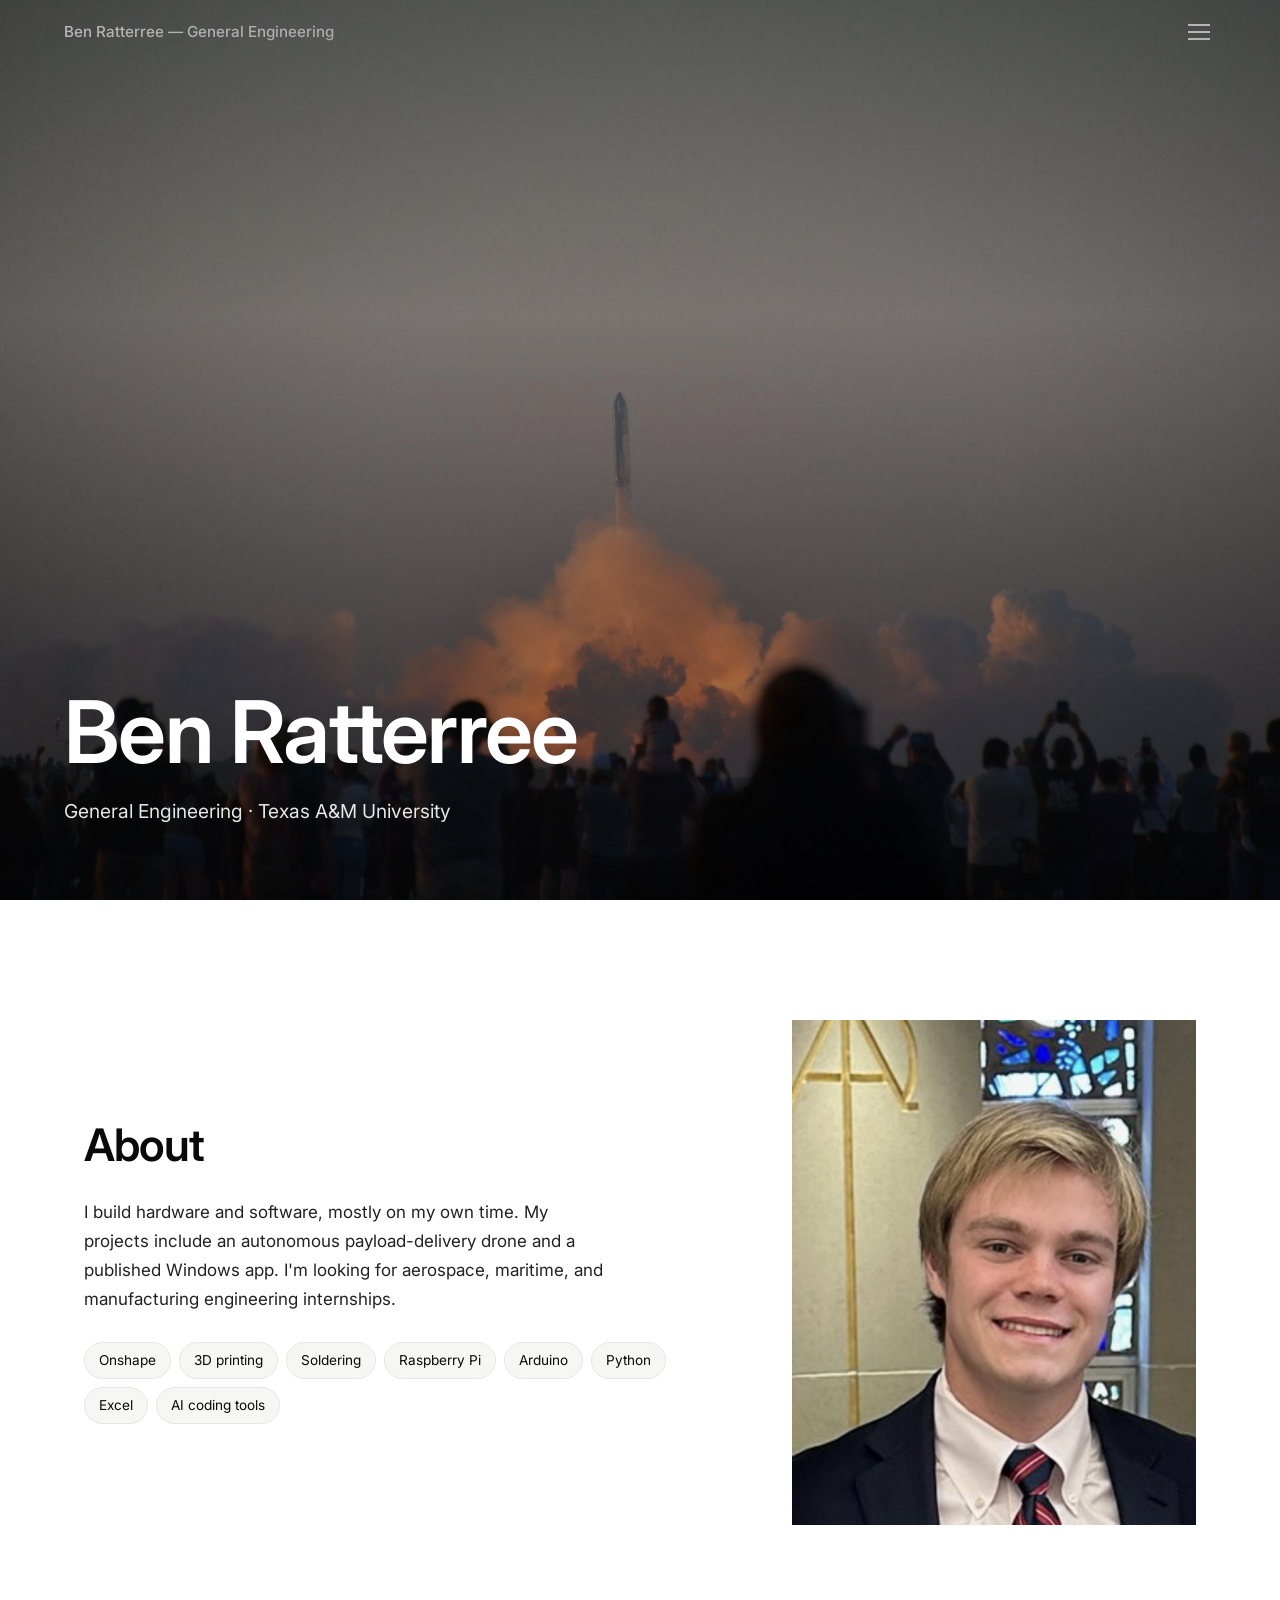
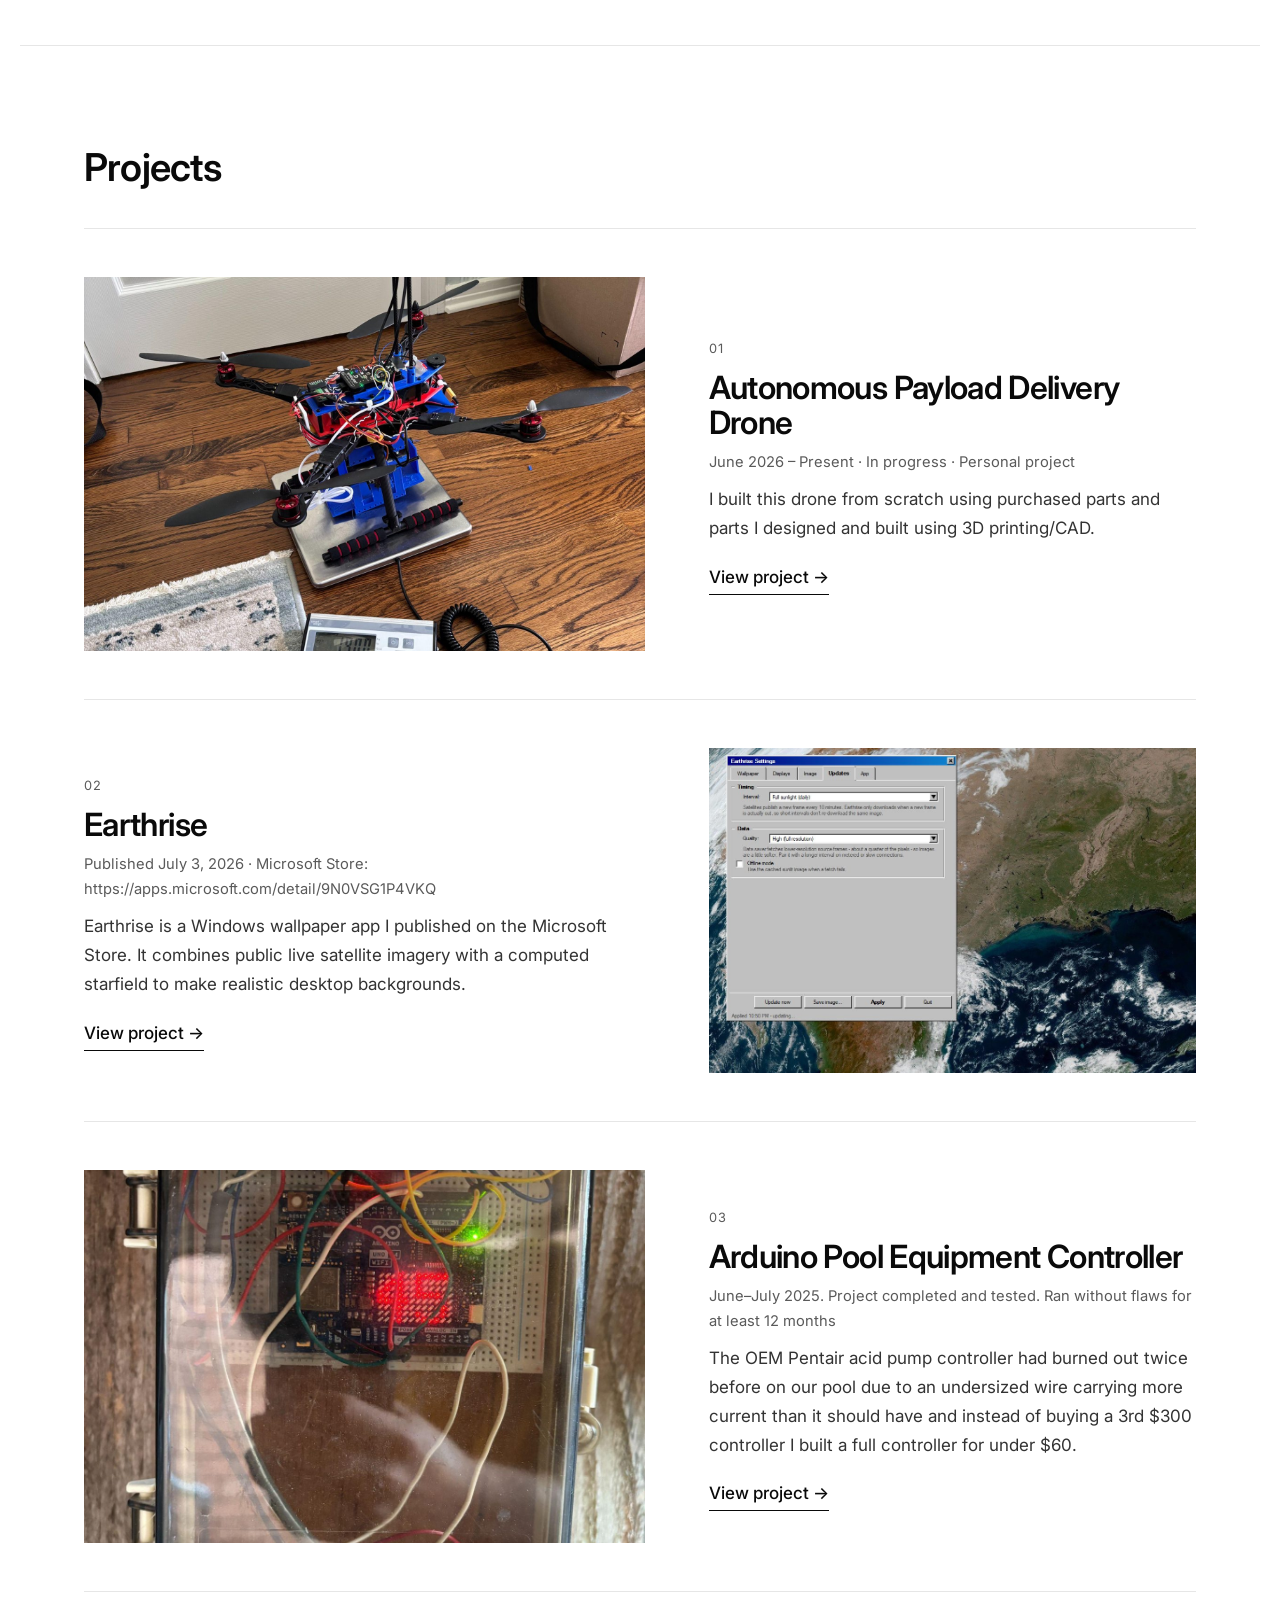
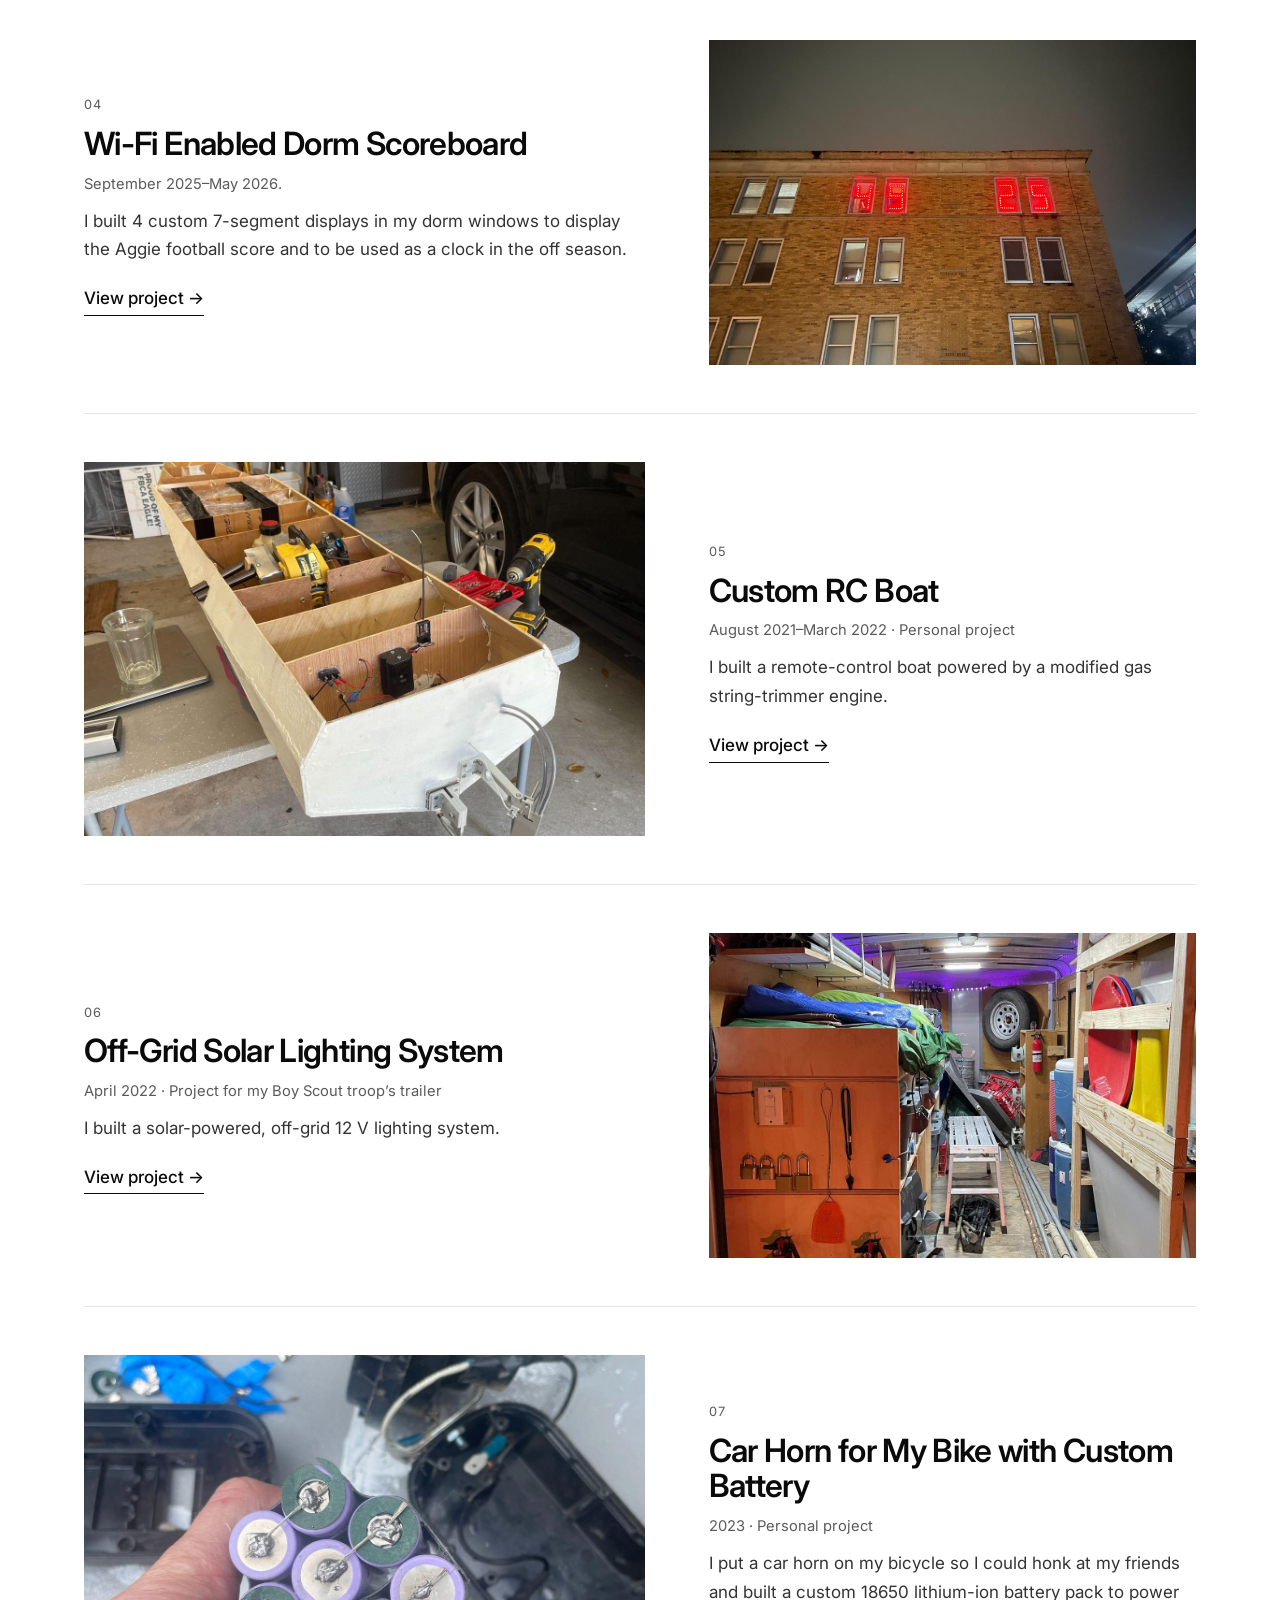
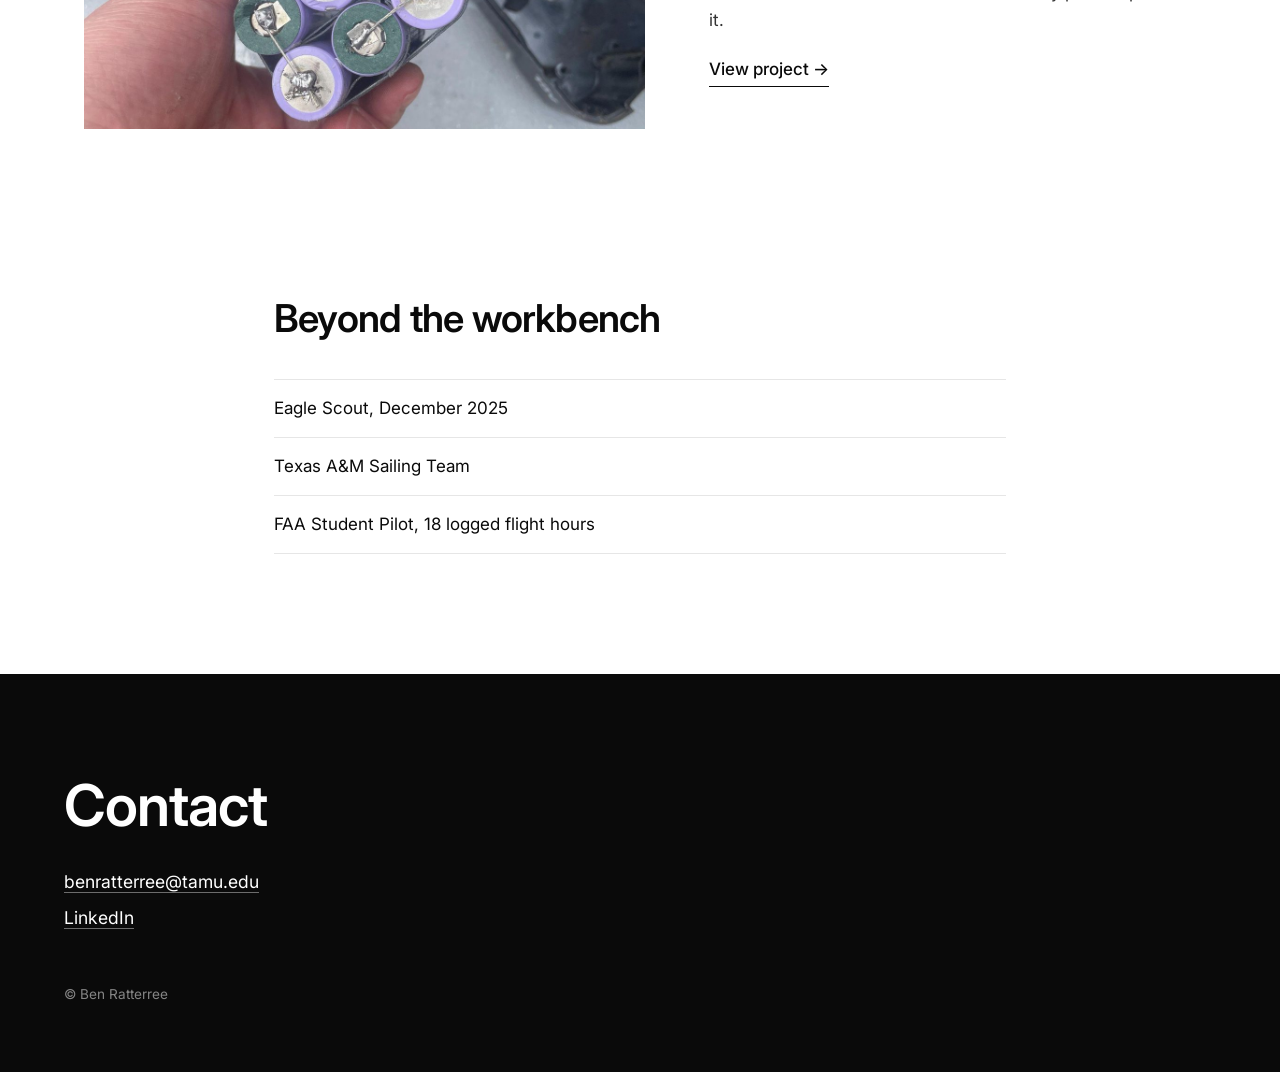
<file: index.html>
<!DOCTYPE html>
<html lang="en"><head><meta charset="utf-8"><meta name="viewport" content="width=device-width, initial-scale=1">
<title>Ben Ratterree | Engineering Portfolio</title><meta name="description" content="I build hardware and software, mostly on my own time. My projects include an autonomous payload-delivery drone and a published Windows app. I&#x27;m looking for aerospace, maritime, and manufacturing engineering internships."><link rel="preconnect" href="https://fonts.googleapis.com"><link rel="preconnect" href="https://fonts.gstatic.com" crossorigin><link href="https://fonts.googleapis.com/css2?family=Inter:wght@400;500;600;700&display=swap" rel="stylesheet">
<link rel="stylesheet" href="assets/style.css"></head>
<body>
<header class="topbar"><a class="brand" href="index.html">Ben Ratterree — General Engineering</a>
<button class="menu-btn" aria-label="Open menu" aria-expanded="false"><span></span><span></span><span></span></button></header>
<nav class="menu" aria-hidden="true"><button class="menu-close" aria-label="Close menu">&times;</button>
<a href="index.html">Home</a><a href="index.html#about">About</a><a href="index.html#projects">Projects</a><a href="index.html#contact">Contact</a></nav>
<main>
<section class="hero" style="background-image:url('media/site/background.jpg')"><div class="hero-txt">
<h1>Ben Ratterree</h1><p>General Engineering · Texas A&amp;M University</p></div></section>
<section id="about" class="about"><div class="about-txt reveal"><h2>About</h2>
<p>I build hardware and software, mostly on my own time. My projects include an autonomous payload-delivery drone and a published Windows app. I&#x27;m looking for aerospace, maritime, and manufacturing engineering internships.</p>
<ul class="chips"><li>Onshape</li><li>3D printing</li><li>Soldering</li><li>Raspberry Pi</li><li>Arduino</li><li>Python</li><li>Excel</li><li>AI coding tools</li></ul></div><img class="headshot reveal" src="media/site/headshot.jpg" alt="Ben Ratterree"></section>
<section id="projects" class="projects"><h2 class="sec reveal">Projects</h2><a class="prow reveal" href="projects/drone.html"><div class="pimg"><img src="media/drone/1.jpg" alt="Autonomous Payload Delivery Drone" loading="lazy"></div><div class="ptxt"><span class="num">01</span><h3>Autonomous Payload Delivery Drone</h3><p class="meta">June 2026 – Present · In progress · Personal project</p><p>I built this drone from scratch using purchased parts and parts I designed and built using 3D printing/CAD.</p><span class="more">View project <span aria-hidden="true">→</span></span></div></a><a class="prow reveal" href="projects/earthrise.html"><div class="pimg"><img src="media/earthrise/1.jpg" alt="Earthrise" loading="lazy"></div><div class="ptxt"><span class="num">02</span><h3>Earthrise</h3><p class="meta">Published July 3, 2026 · Microsoft Store: https://apps.microsoft.com/detail/9N0VSG1P4VKQ</p><p>Earthrise is a Windows wallpaper app I published on the Microsoft Store. It combines public live satellite imagery with a computed starfield to make realistic desktop backgrounds.</p><span class="more">View project <span aria-hidden="true">→</span></span></div></a><a class="prow reveal" href="projects/pool.html"><div class="pimg"><img src="media/pool/1.jpg" alt="Arduino Pool Equipment Controller" loading="lazy"></div><div class="ptxt"><span class="num">03</span><h3>Arduino Pool Equipment Controller</h3><p class="meta">June–July 2025. Project completed and tested. Ran without flaws for at least 12 months</p><p>The OEM Pentair acid pump controller had burned out twice before on our pool due to an undersized wire carrying more current than it should have and instead of buying a 3rd $300 controller I built a full controller for under $60.</p><span class="more">View project <span aria-hidden="true">→</span></span></div></a><a class="prow reveal" href="projects/scoreboard.html"><div class="pimg"><img src="media/scoreboard/1.jpg" alt="Wi-Fi Enabled Dorm Scoreboard" loading="lazy"></div><div class="ptxt"><span class="num">04</span><h3>Wi-Fi Enabled Dorm Scoreboard</h3><p class="meta">September 2025–May 2026.</p><p>I built 4 custom 7-segment displays in my dorm windows to display the Aggie football score and to be used as a clock in the off season.</p><span class="more">View project <span aria-hidden="true">→</span></span></div></a><a class="prow reveal" href="projects/boat.html"><div class="pimg"><img src="media/boat/1.jpg" alt="Custom RC Boat" loading="lazy"></div><div class="ptxt"><span class="num">05</span><h3>Custom RC Boat</h3><p class="meta">August 2021–March 2022 · Personal project</p><p>I built a remote-control boat powered by a modified gas string-trimmer engine.</p><span class="more">View project <span aria-hidden="true">→</span></span></div></a><a class="prow reveal" href="projects/solar.html"><div class="pimg"><img src="media/solar/1.jpg" alt="Off-Grid Solar Lighting System" loading="lazy"></div><div class="ptxt"><span class="num">06</span><h3>Off-Grid Solar Lighting System</h3><p class="meta">April 2022 · Project for my Boy Scout troop’s trailer</p><p>I built a solar-powered, off-grid 12 V lighting system.</p><span class="more">View project <span aria-hidden="true">→</span></span></div></a><a class="prow reveal" href="projects/bike.html"><div class="pimg"><img src="media/bike/1.jpg" alt="Car Horn for My Bike with Custom Battery" loading="lazy"></div><div class="ptxt"><span class="num">07</span><h3>Car Horn for My Bike with Custom Battery</h3><p class="meta">2023 · Personal project</p><p>I put a car horn on my bicycle so I could honk at my friends and built a custom 18650 lithium-ion battery pack to power it.</p><span class="more">View project <span aria-hidden="true">→</span></span></div></a></section>
<section class="also reveal"><h2 class="sec">Beyond the workbench</h2><ul class="rules"><li>Eagle Scout, December 2025</li><li>Texas A&amp;M Sailing Team</li><li>FAA Student Pilot, 18 logged flight hours</li></ul></section>
</main><footer id="contact"><div class="inner"><h2>Contact</h2>
<p><a href="mailto:benratterree@tamu.edu">benratterree@tamu.edu</a></p>
<p><a href="https://www.linkedin.com/in/ben-ratterree-34564028a/" target="_blank" rel="noopener">LinkedIn</a></p>
<p class="small">© Ben Ratterree</p></div></footer>
<script src="assets/site.js"></script></body></html>
</file>
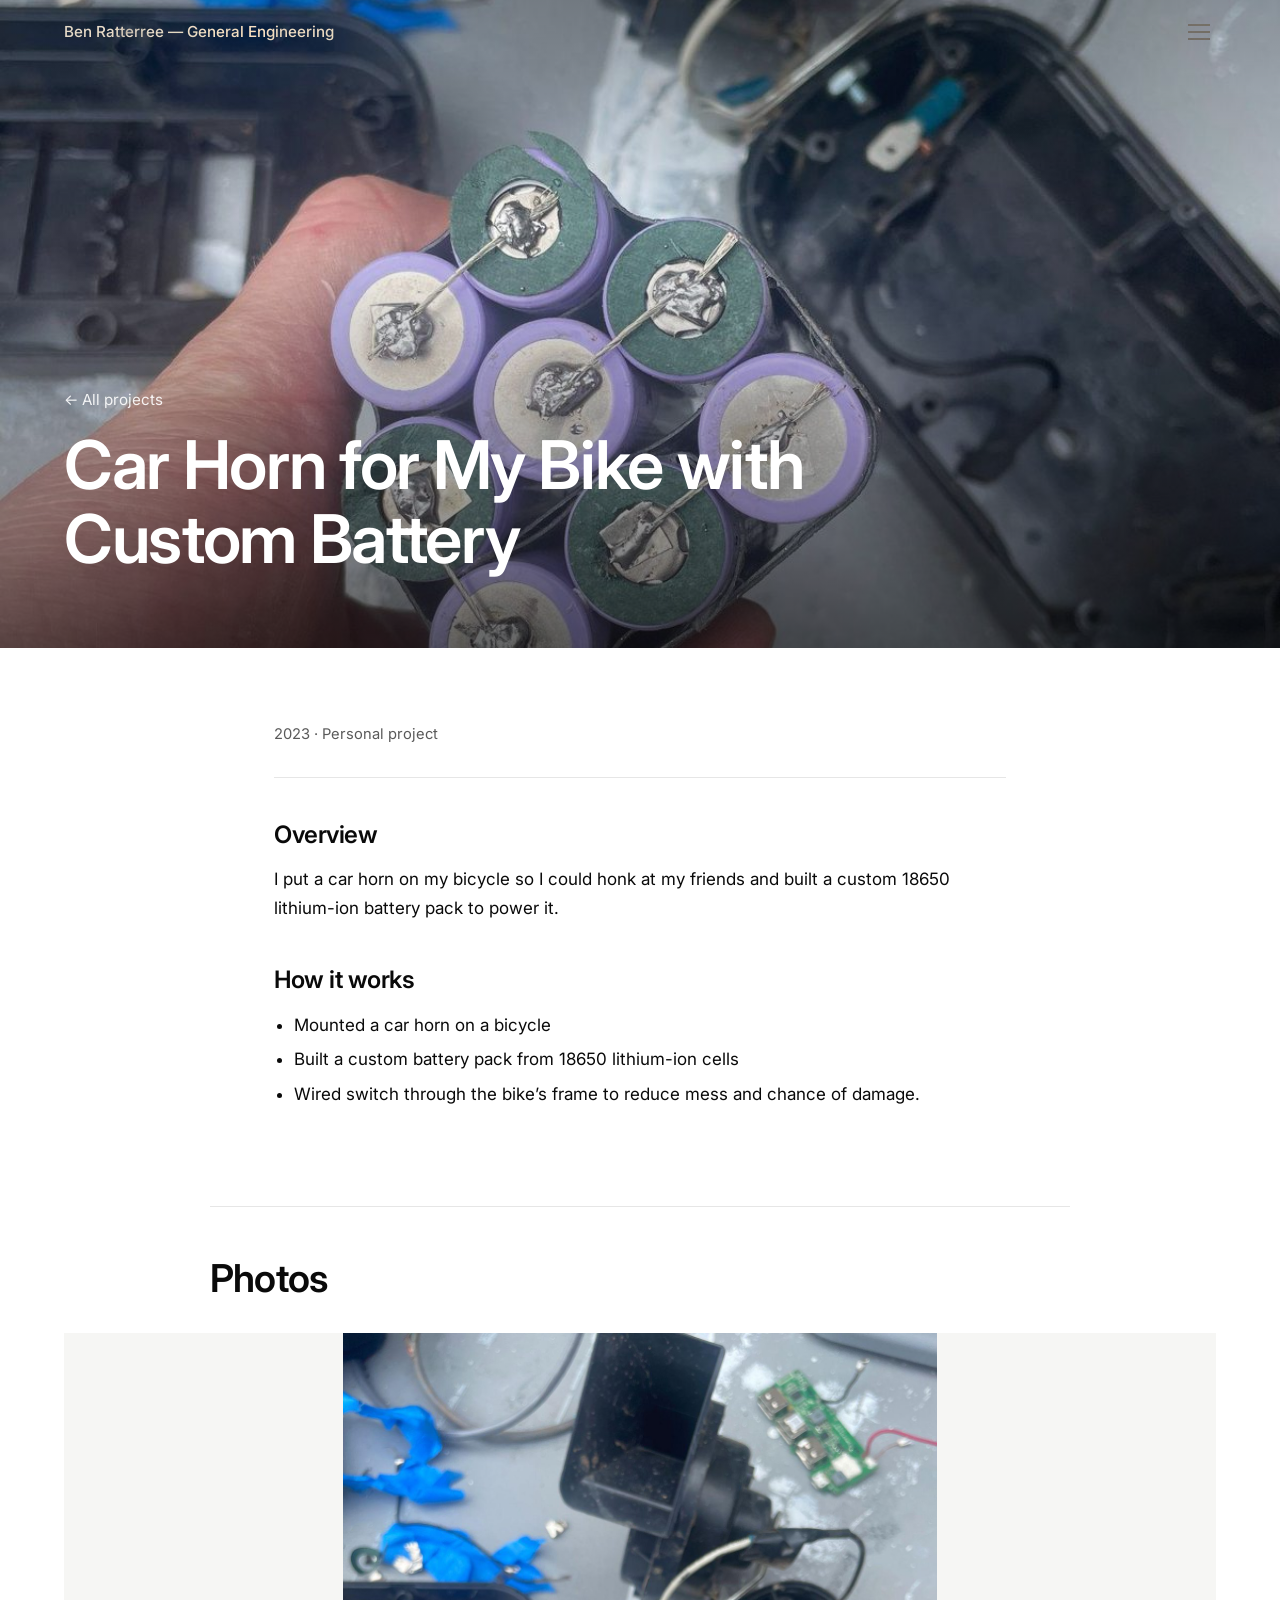
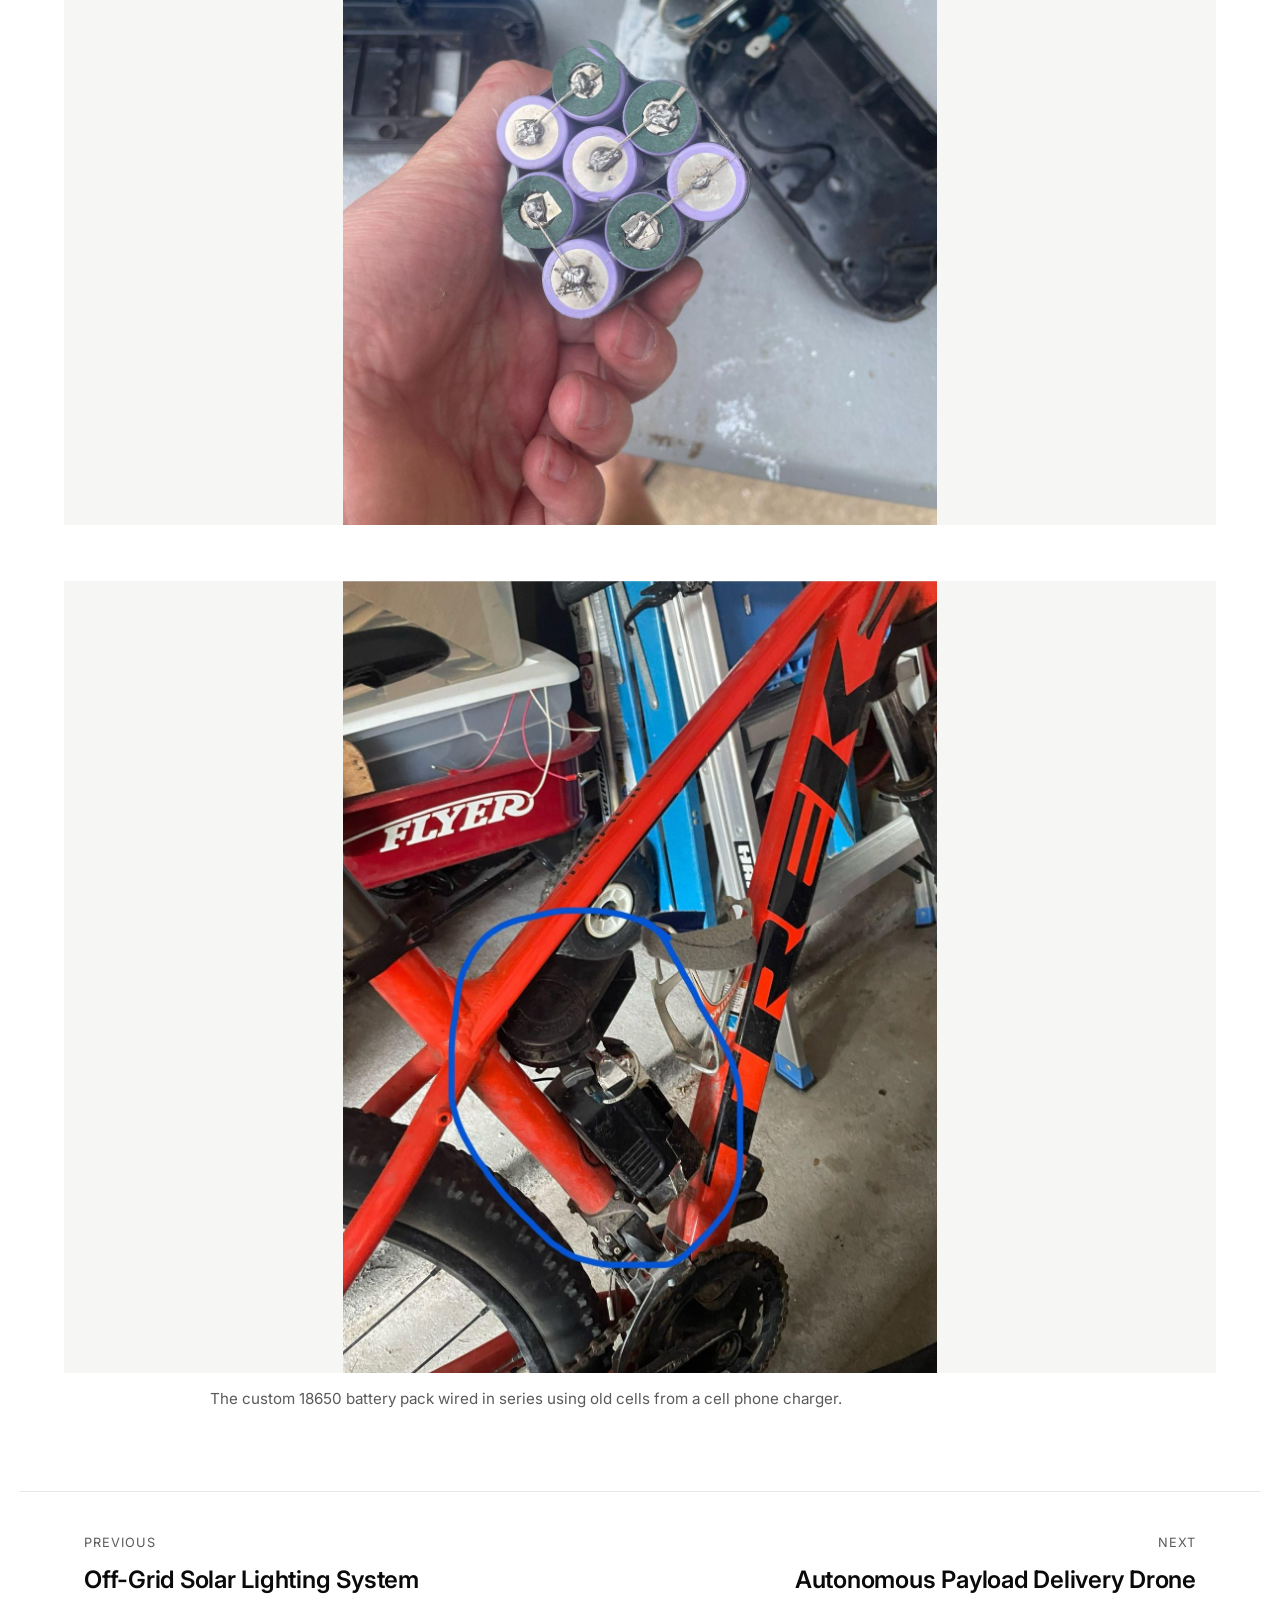
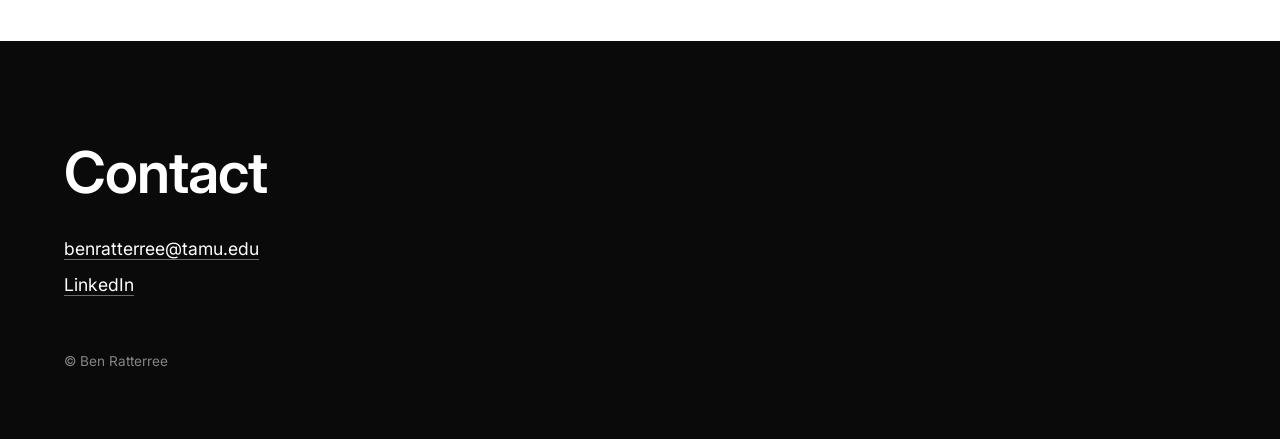
<file: projects/bike.html>
<!DOCTYPE html>
<html lang="en"><head><meta charset="utf-8"><meta name="viewport" content="width=device-width, initial-scale=1">
<title>Car Horn for My Bike with Custom Battery | Ben Ratterree</title><meta name="description" content="I put a car horn on my bicycle so I could honk at my friends and built a custom 18650 lithium-ion battery pack to power it."><link rel="preconnect" href="https://fonts.googleapis.com"><link rel="preconnect" href="https://fonts.gstatic.com" crossorigin><link href="https://fonts.googleapis.com/css2?family=Inter:wght@400;500;600;700&display=swap" rel="stylesheet">
<link rel="stylesheet" href="../assets/style.css"></head>
<body>
<header class="topbar"><a class="brand" href="../index.html">Ben Ratterree — General Engineering</a>
<button class="menu-btn" aria-label="Open menu" aria-expanded="false"><span></span><span></span><span></span></button></header>
<nav class="menu" aria-hidden="true"><button class="menu-close" aria-label="Close menu">&times;</button>
<a href="../index.html">Home</a><a href="../index.html#about">About</a><a href="../index.html#projects">Projects</a><a href="../index.html#contact">Contact</a></nav>
<main>
<section class="hero hero-sm" style="background-image:url('../media/bike/1.jpg')"><div class="hero-txt"><p class="crumb"><a href="../index.html#projects">← All projects</a></p><h1>Car Horn for My Bike with Custom Battery</h1></div></section>
<article class="content"><div class="metas"><p class="meta">2023 · Personal project</p></div>
<section class="reveal"><h2>Overview</h2>
<p>I put a car horn on my bicycle so I could honk at my friends and built a custom 18650 lithium-ion battery pack to power it.</p></section>
<section class="reveal"><h2>How it works</h2>
<ul>
<li>Mounted a car horn on a bicycle</li>
<li>Built a custom battery pack from 18650 lithium-ion cells</li>
<li>Wired switch through the bike’s frame to reduce mess and chance of damage.</li>
</ul></section>

</article>
<div class="gal-wrap"><h2 class="sec">Photos</h2><div id="gallery" class="gallery"><figure class="reveal"><button type="button" aria-label="Enlarge photo 1"><img src="../media/bike/1.jpg" width="1200" height="1600" alt="Car Horn for My Bike with Custom Battery photo 1" loading="lazy"></button></figure><figure class="reveal"><button type="button" aria-label="Enlarge photo 2"><img src="../media/bike/2.jpg" width="1201" height="1600" alt="The custom 18650 battery pack wired in series using old cells from a cell phone charger." loading="lazy"></button><figcaption>The custom 18650 battery pack wired in series using old cells from a cell phone charger.</figcaption></figure></div></div>
<nav class="pager"><a href="solar.html"><small>Previous</small>Off-Grid Solar Lighting System</a><a href="drone.html"><small>Next</small>Autonomous Payload Delivery Drone</a></nav>
</main><footer id="contact"><div class="inner"><h2>Contact</h2>
<p><a href="mailto:benratterree@tamu.edu">benratterree@tamu.edu</a></p>
<p><a href="https://www.linkedin.com/in/ben-ratterree-34564028a/" target="_blank" rel="noopener">LinkedIn</a></p>
<p class="small">© Ben Ratterree</p></div></footer>
<script src="../assets/site.js"></script></body></html>
</file>
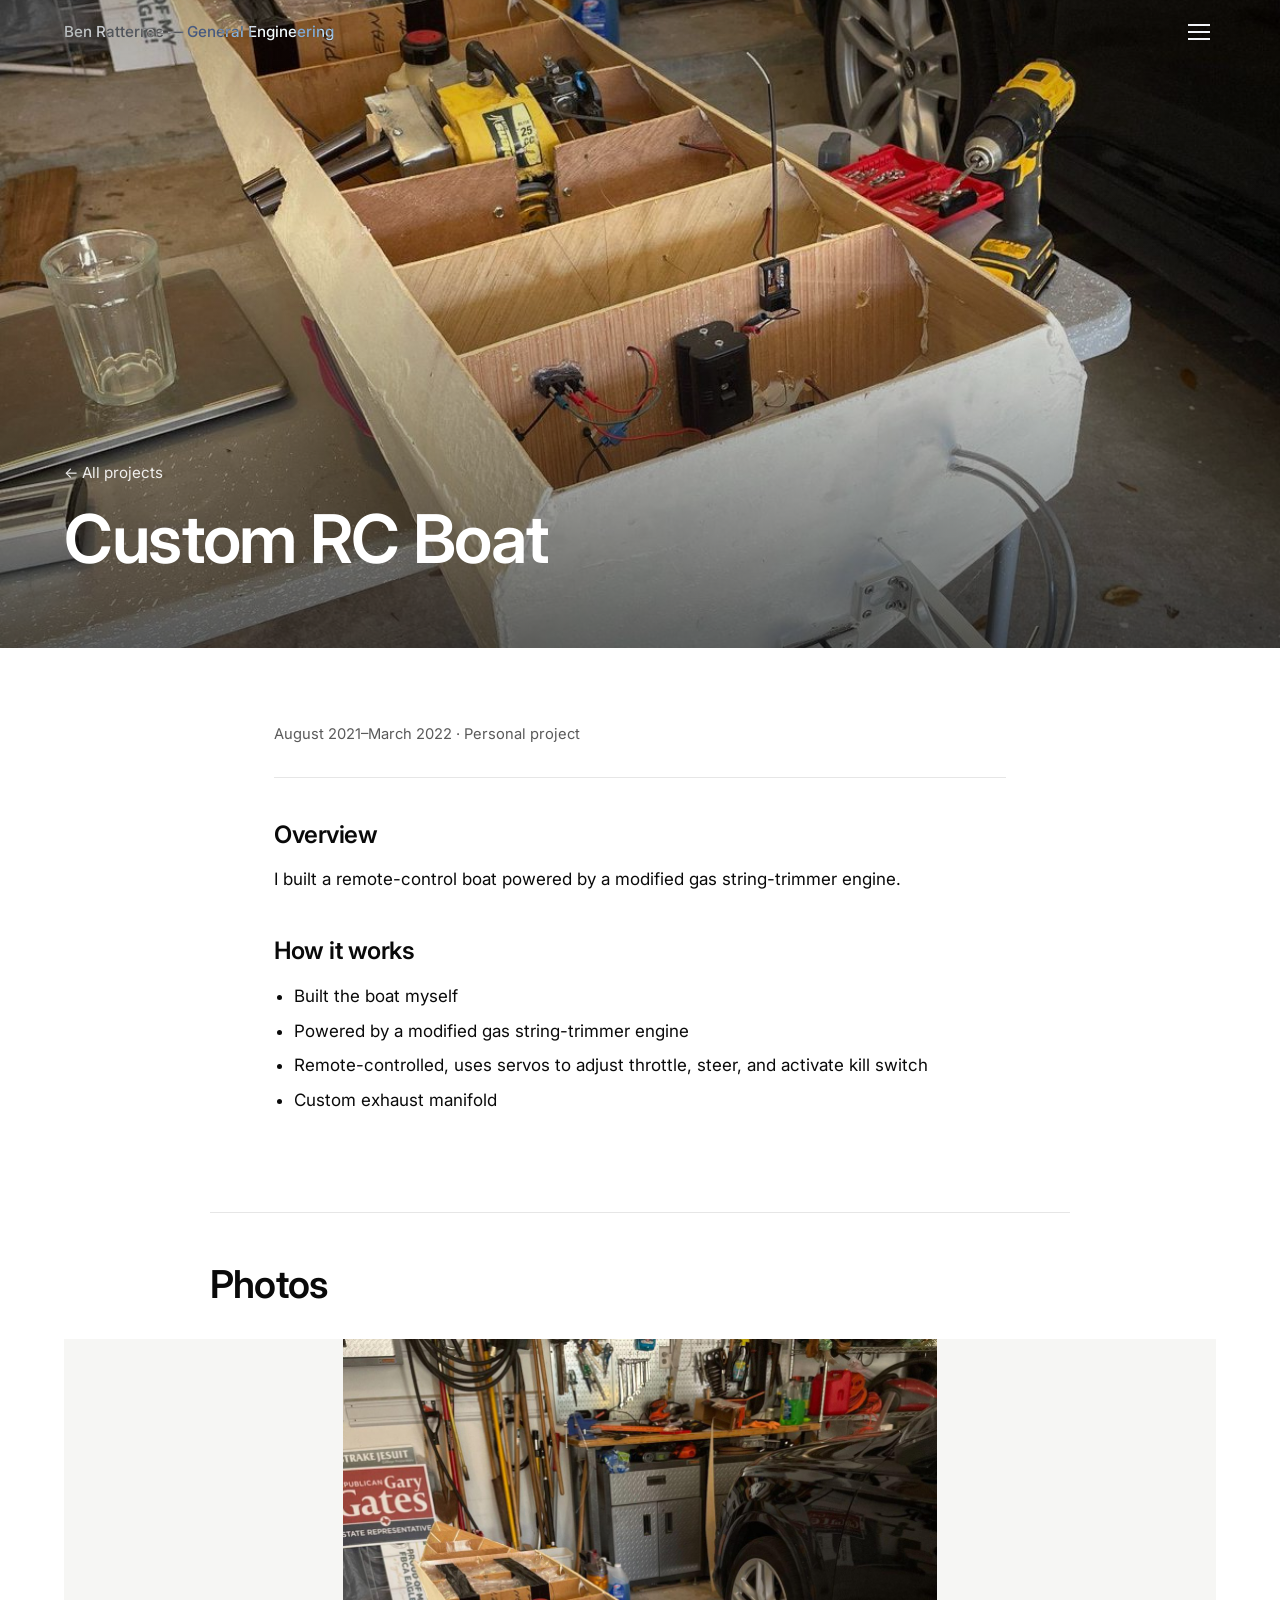
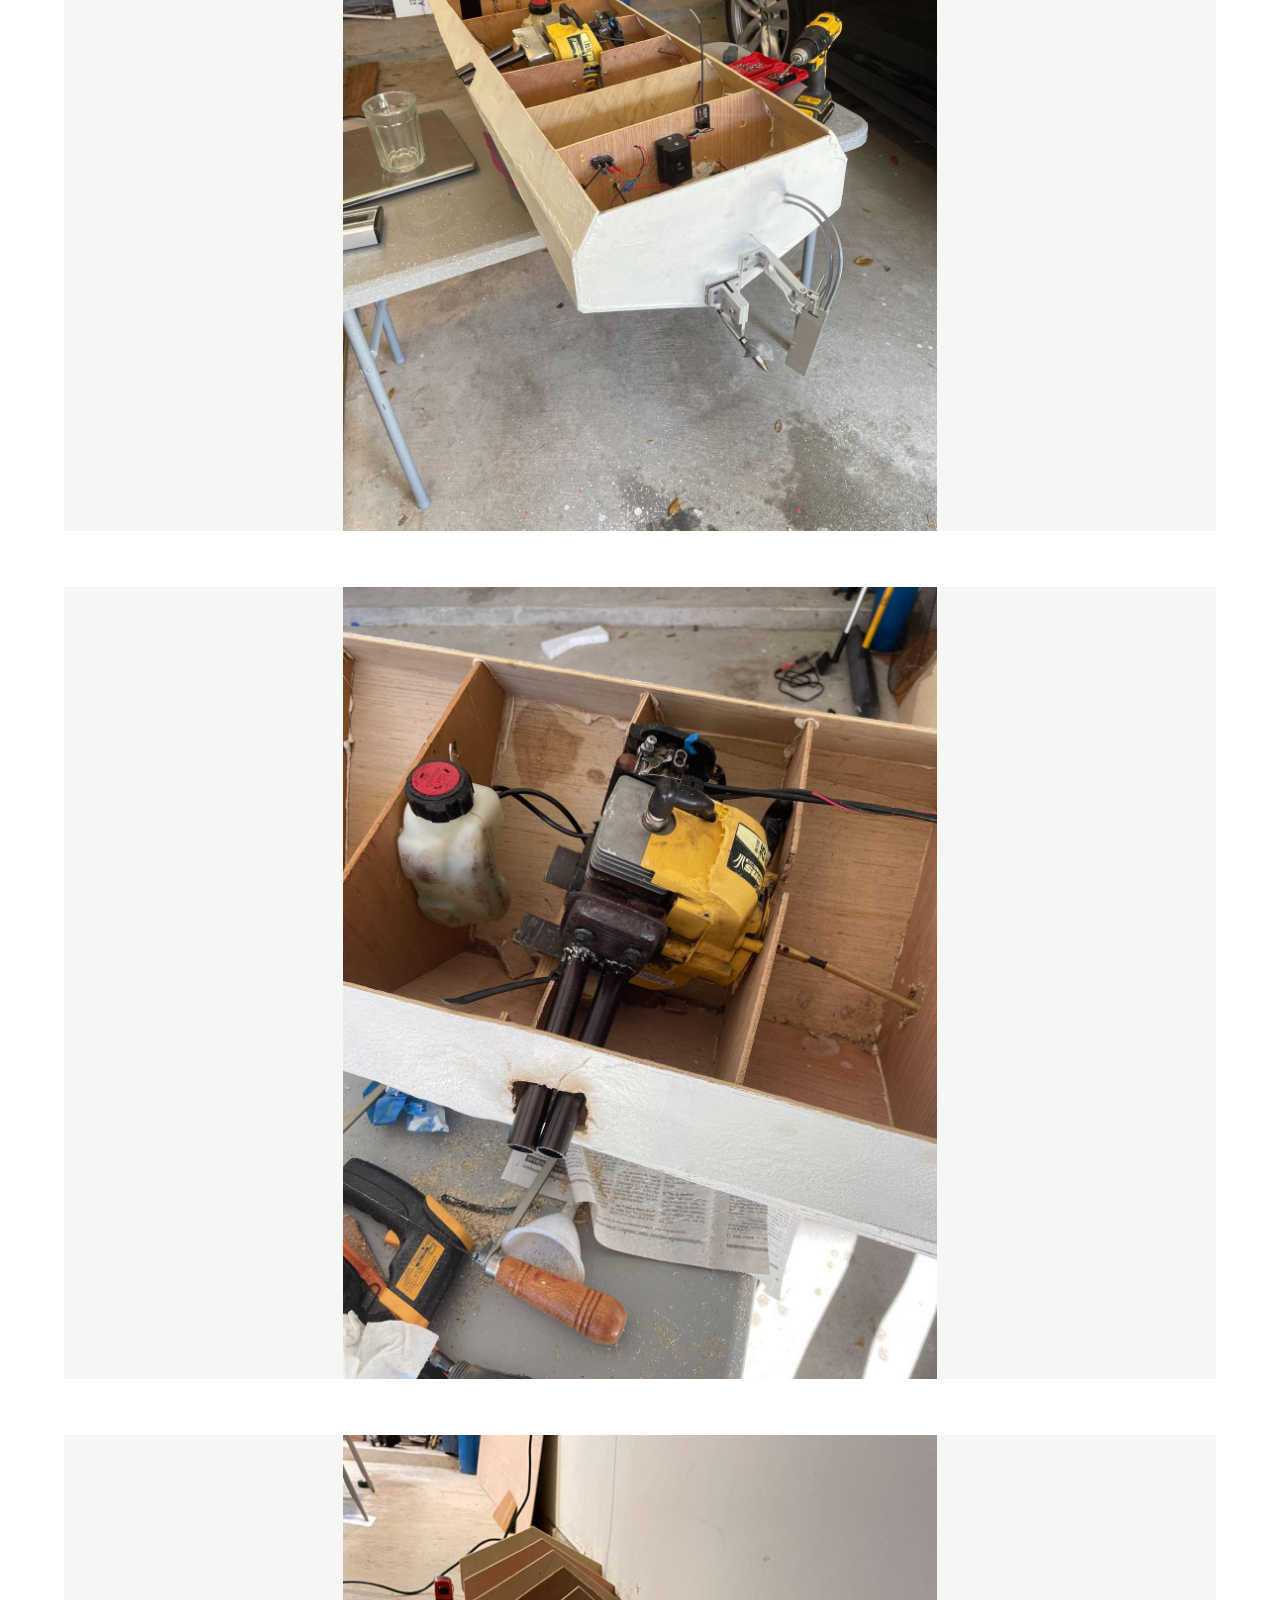
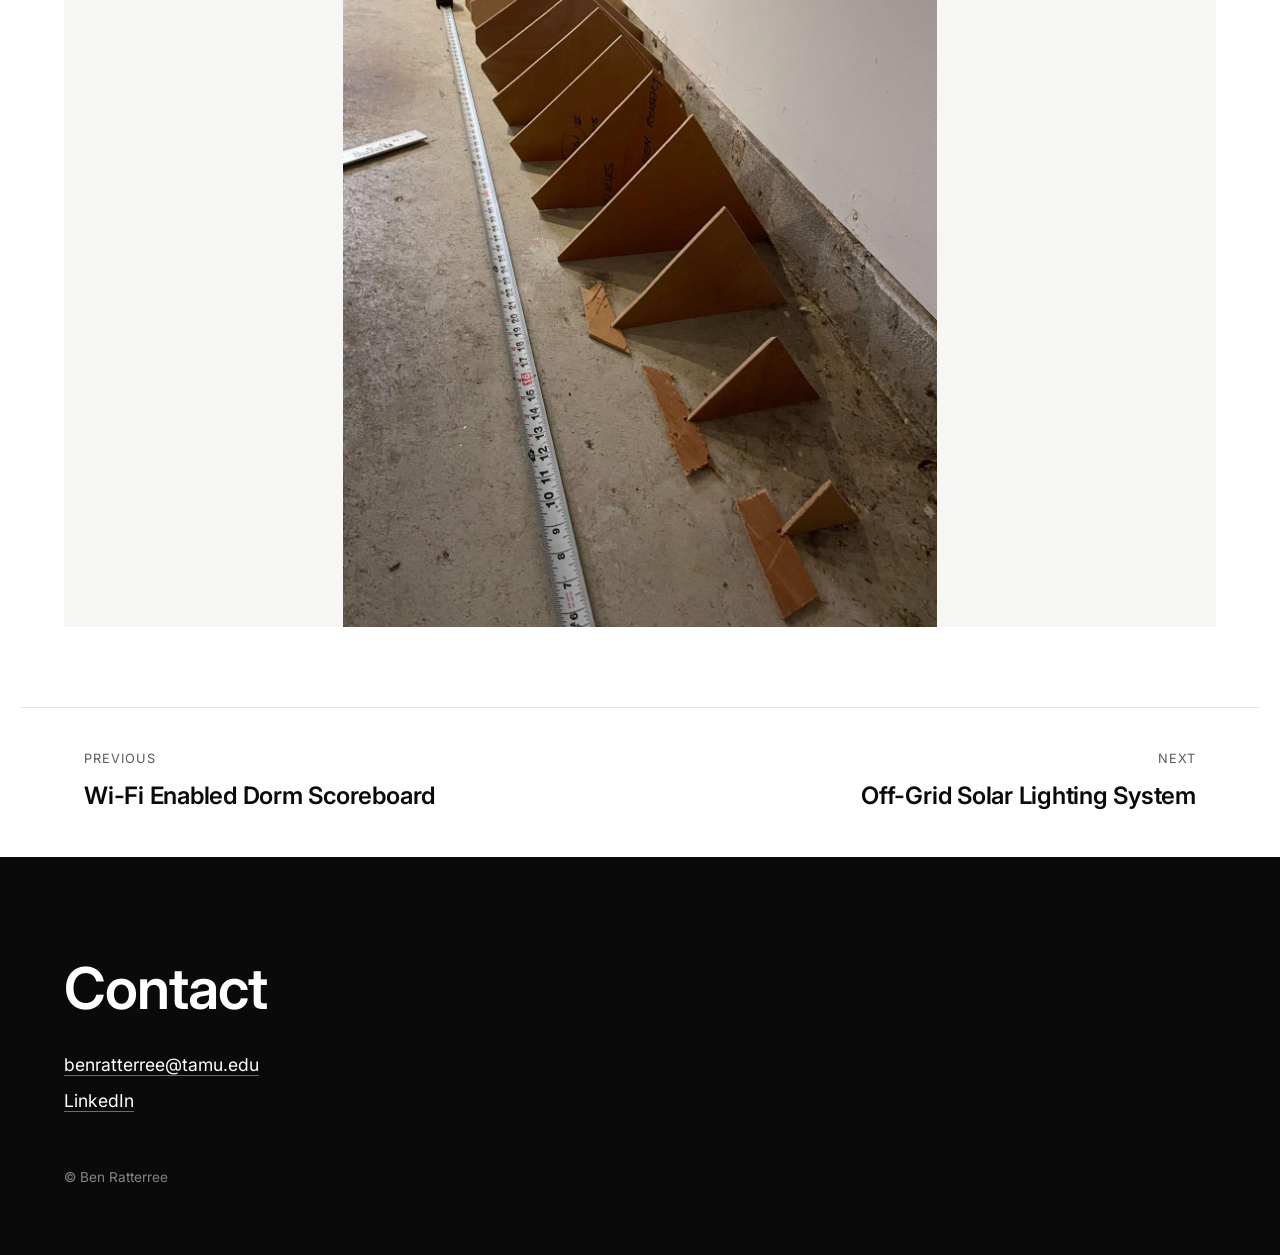
<file: projects/boat.html>
<!DOCTYPE html>
<html lang="en"><head><meta charset="utf-8"><meta name="viewport" content="width=device-width, initial-scale=1">
<title>Custom RC Boat | Ben Ratterree</title><meta name="description" content="I built a remote-control boat powered by a modified gas string-trimmer engine."><link rel="preconnect" href="https://fonts.googleapis.com"><link rel="preconnect" href="https://fonts.gstatic.com" crossorigin><link href="https://fonts.googleapis.com/css2?family=Inter:wght@400;500;600;700&display=swap" rel="stylesheet">
<link rel="stylesheet" href="../assets/style.css"></head>
<body>
<header class="topbar"><a class="brand" href="../index.html">Ben Ratterree — General Engineering</a>
<button class="menu-btn" aria-label="Open menu" aria-expanded="false"><span></span><span></span><span></span></button></header>
<nav class="menu" aria-hidden="true"><button class="menu-close" aria-label="Close menu">&times;</button>
<a href="../index.html">Home</a><a href="../index.html#about">About</a><a href="../index.html#projects">Projects</a><a href="../index.html#contact">Contact</a></nav>
<main>
<section class="hero hero-sm" style="background-image:url('../media/boat/1.jpg')"><div class="hero-txt"><p class="crumb"><a href="../index.html#projects">← All projects</a></p><h1>Custom RC Boat</h1></div></section>
<article class="content"><div class="metas"><p class="meta">August 2021–March 2022 · Personal project</p></div>
<section class="reveal"><h2>Overview</h2>
<p>I built a remote-control boat powered by a modified gas string-trimmer engine.</p></section>
<section class="reveal"><h2>How it works</h2>
<ul>
<li>Built the boat myself</li>
<li>Powered by a modified gas string-trimmer engine</li>
<li>Remote-controlled, uses servos to adjust throttle, steer, and activate kill switch</li>
<li>Custom exhaust manifold</li>
</ul></section>

</article>
<div class="gal-wrap"><h2 class="sec">Photos</h2><div id="gallery" class="gallery"><figure class="reveal"><button type="button" aria-label="Enlarge photo 1"><img src="../media/boat/1.jpg" width="1200" height="1600" alt="Custom RC Boat photo 1" loading="lazy"></button></figure><figure class="reveal"><button type="button" aria-label="Enlarge photo 2"><img src="../media/boat/2.jpg" width="1200" height="1600" alt="Custom RC Boat photo 2" loading="lazy"></button></figure><figure class="reveal"><button type="button" aria-label="Enlarge photo 3"><img src="../media/boat/3.jpg" width="1200" height="1600" alt="Custom RC Boat photo 3" loading="lazy"></button></figure></div></div>
<nav class="pager"><a href="scoreboard.html"><small>Previous</small>Wi-Fi Enabled Dorm Scoreboard</a><a href="solar.html"><small>Next</small>Off-Grid Solar Lighting System</a></nav>
</main><footer id="contact"><div class="inner"><h2>Contact</h2>
<p><a href="mailto:benratterree@tamu.edu">benratterree@tamu.edu</a></p>
<p><a href="https://www.linkedin.com/in/ben-ratterree-34564028a/" target="_blank" rel="noopener">LinkedIn</a></p>
<p class="small">© Ben Ratterree</p></div></footer>
<script src="../assets/site.js"></script></body></html>
</file>
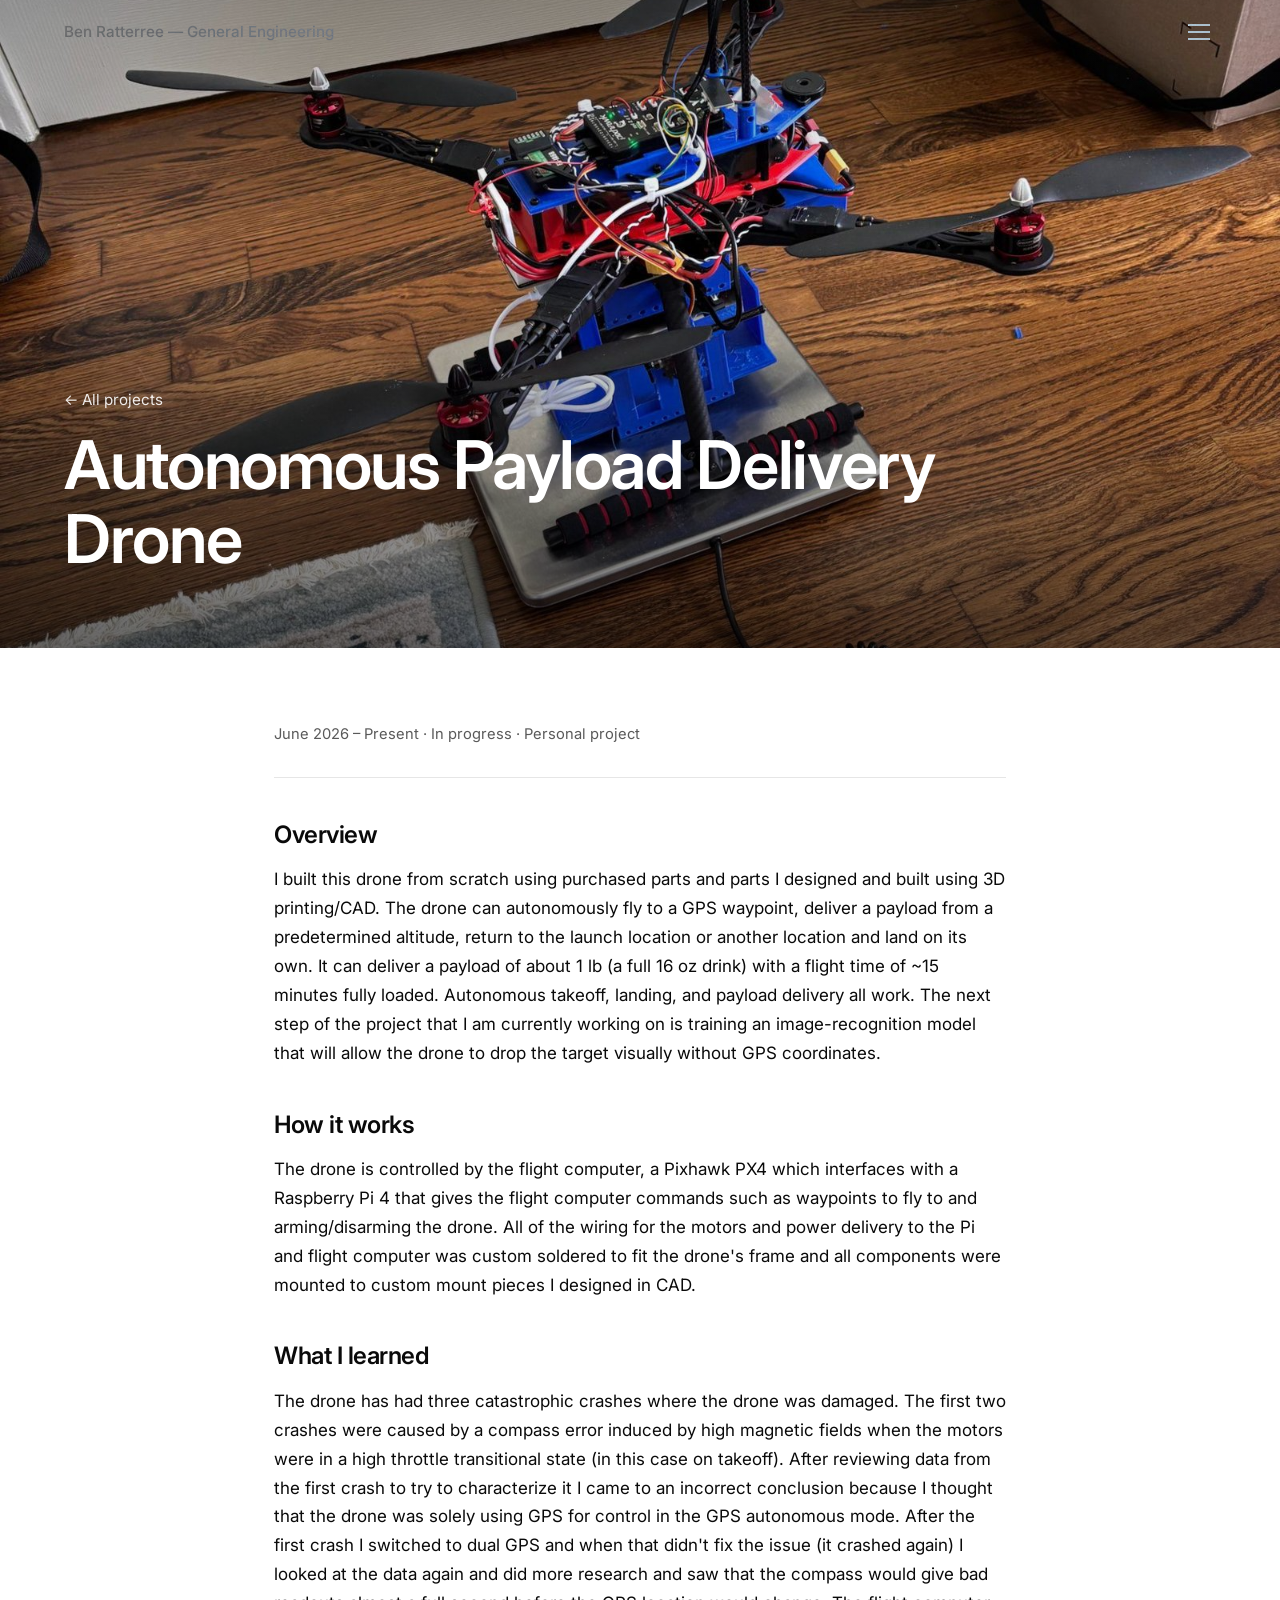
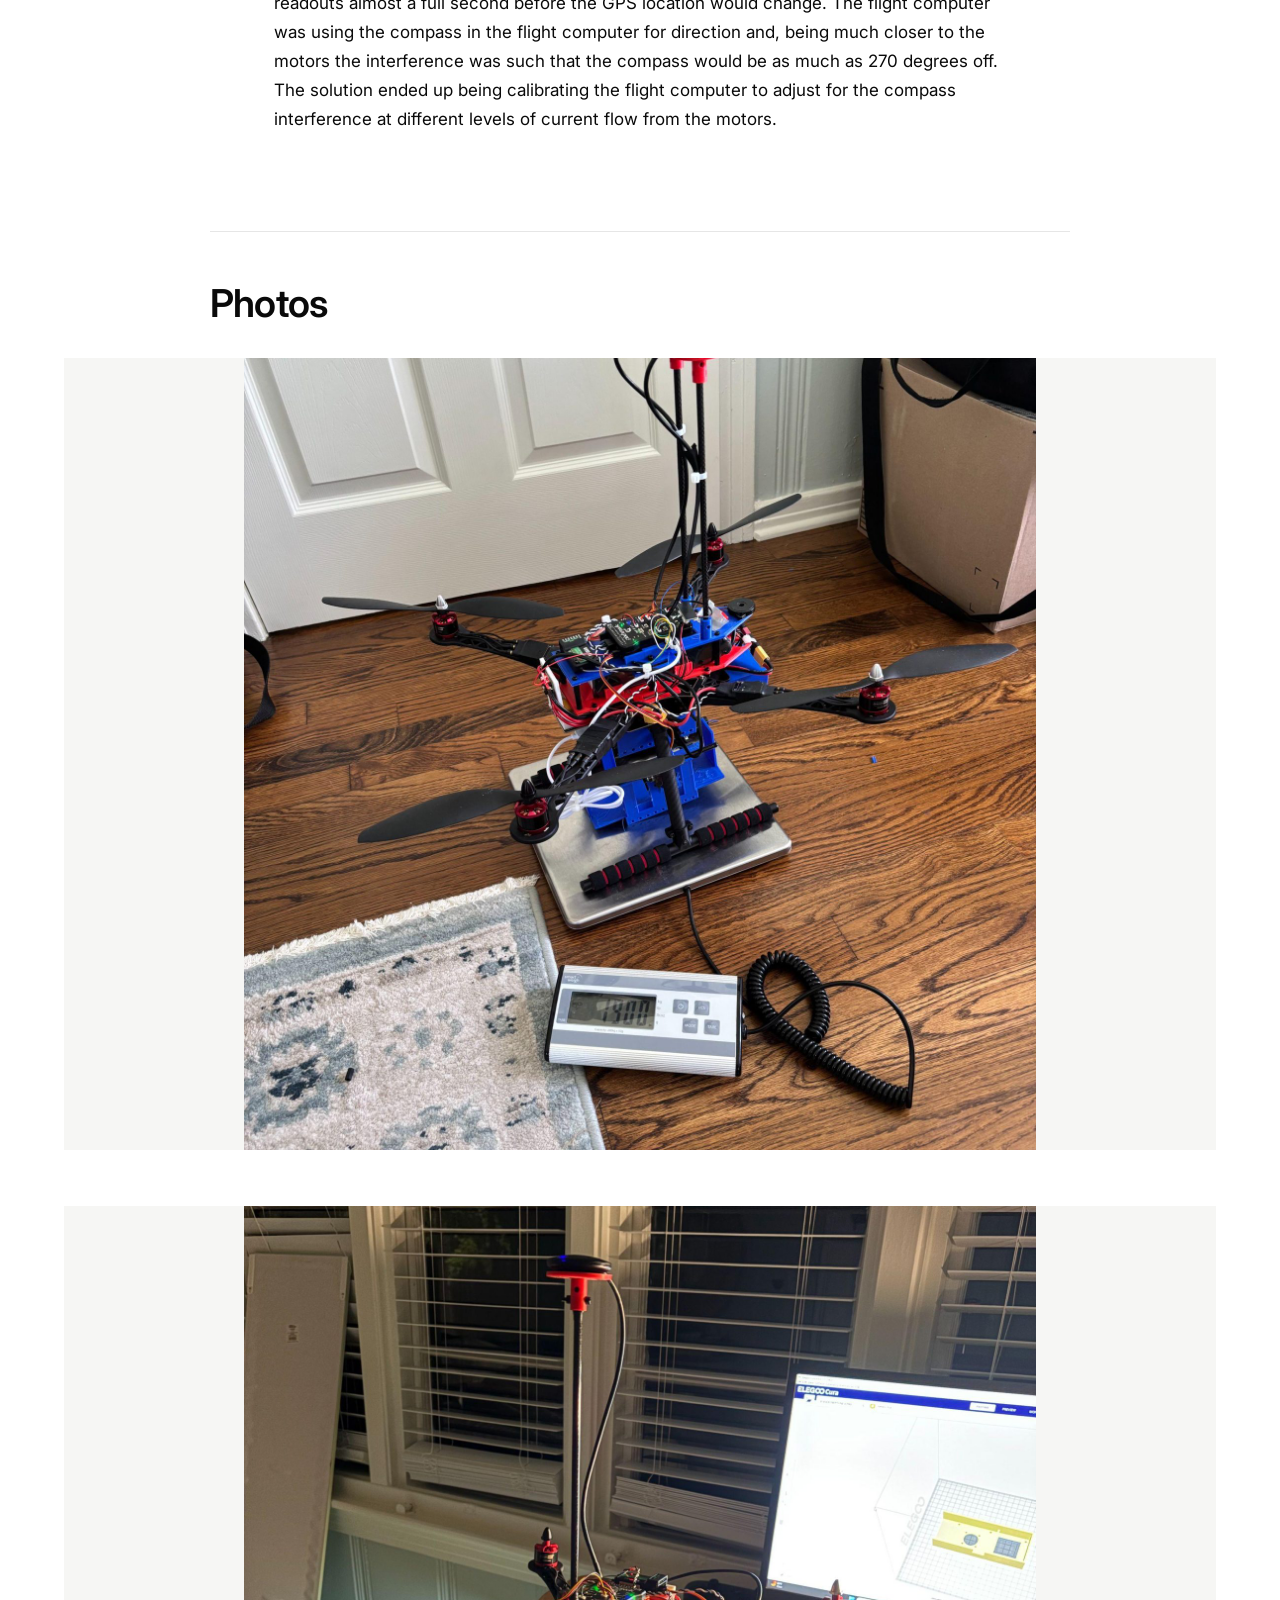
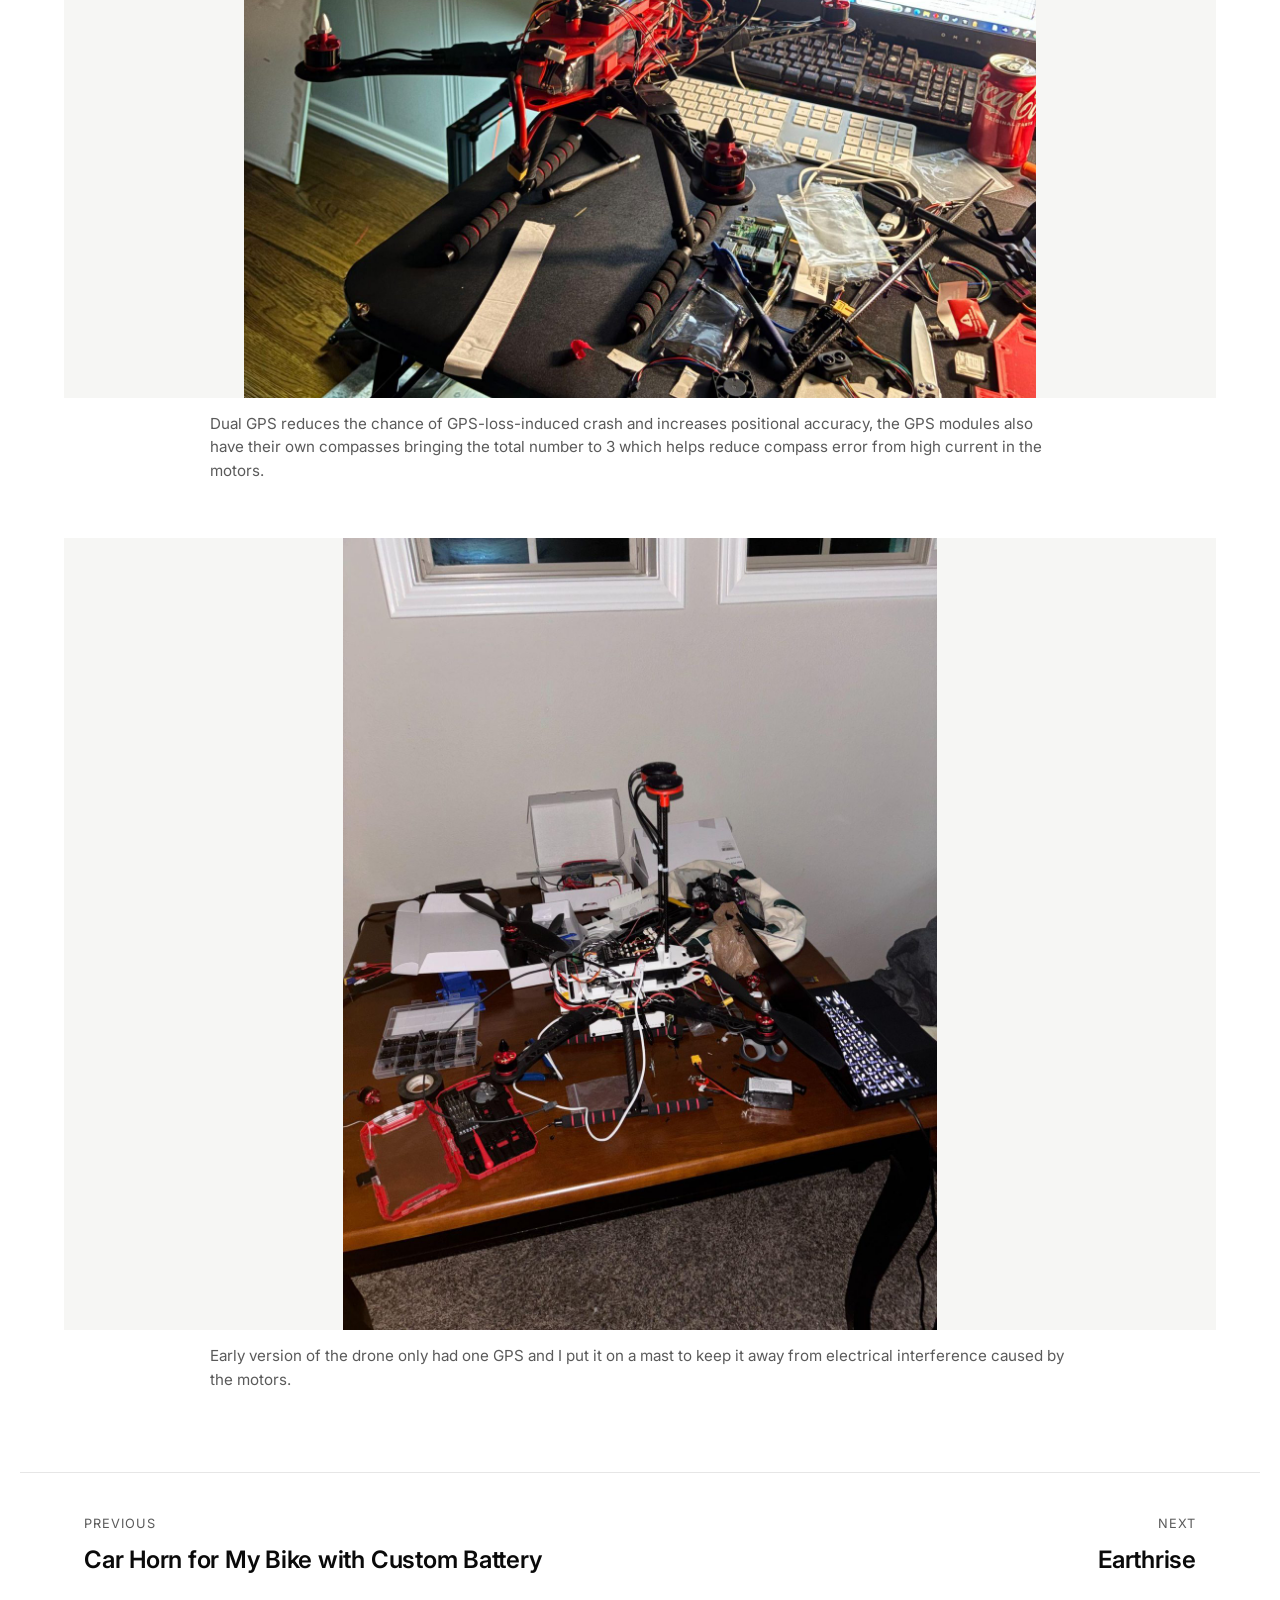
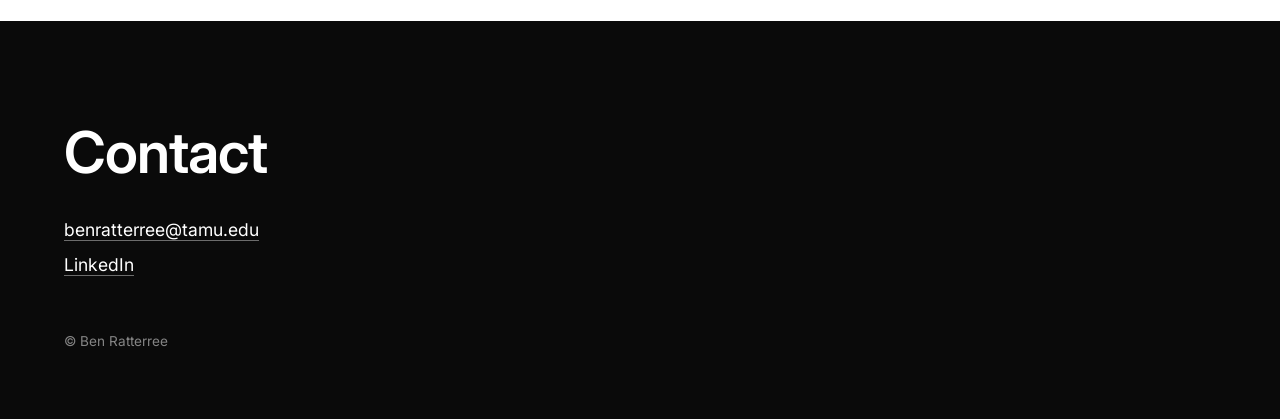
<file: projects/drone.html>
<!DOCTYPE html>
<html lang="en"><head><meta charset="utf-8"><meta name="viewport" content="width=device-width, initial-scale=1">
<title>Autonomous Payload Delivery Drone | Ben Ratterree</title><meta name="description" content="I built this drone from scratch using purchased parts and parts I designed and built using 3D printing/CAD."><link rel="preconnect" href="https://fonts.googleapis.com"><link rel="preconnect" href="https://fonts.gstatic.com" crossorigin><link href="https://fonts.googleapis.com/css2?family=Inter:wght@400;500;600;700&display=swap" rel="stylesheet">
<link rel="stylesheet" href="../assets/style.css"></head>
<body>
<header class="topbar"><a class="brand" href="../index.html">Ben Ratterree — General Engineering</a>
<button class="menu-btn" aria-label="Open menu" aria-expanded="false"><span></span><span></span><span></span></button></header>
<nav class="menu" aria-hidden="true"><button class="menu-close" aria-label="Close menu">&times;</button>
<a href="../index.html">Home</a><a href="../index.html#about">About</a><a href="../index.html#projects">Projects</a><a href="../index.html#contact">Contact</a></nav>
<main>
<section class="hero hero-sm" style="background-image:url('../media/drone/1.jpg')"><div class="hero-txt"><p class="crumb"><a href="../index.html#projects">← All projects</a></p><h1>Autonomous Payload Delivery Drone</h1></div></section>
<article class="content"><div class="metas"><p class="meta">June 2026 – Present · In progress · Personal project</p></div>
<section class="reveal"><h2>Overview</h2>
<p>I built this drone from scratch using purchased parts and parts I designed and built using 3D printing/CAD. The drone can autonomously fly to a GPS waypoint, deliver a payload from a predetermined altitude, return to the launch location or another location and land on its own. It can deliver a payload of about 1 lb (a full 16 oz drink) with a flight time of ~15 minutes fully loaded. Autonomous takeoff, landing, and payload delivery all work. The next step of the project that I am currently working on is training an image-recognition model that will allow the drone to drop the target visually without GPS coordinates.</p></section>
<section class="reveal"><h2>How it works</h2>
<p>The drone is controlled by the flight computer, a Pixhawk PX4 which interfaces with a Raspberry Pi 4 that gives the flight computer commands such as waypoints to fly to and arming/disarming the drone. All of the wiring for the motors and power delivery to the Pi and flight computer was custom soldered to fit the drone&#x27;s frame and all components were mounted to custom mount pieces I designed in CAD.</p></section>
<section class="reveal"><h2>What I learned</h2>
<p>The drone has had three catastrophic crashes where the drone was damaged. The first two crashes were caused by a compass error induced by high magnetic fields when the motors were in a high throttle transitional state (in this case on takeoff). After reviewing data from the first crash to try to characterize it I came to an incorrect conclusion because I thought that the drone was solely using GPS for control in the GPS autonomous mode. After the first crash I switched to dual GPS and when that didn&#x27;t fix the issue (it crashed again) I looked at the data again and did more research and saw that the compass would give bad readouts almost a full second before the GPS location would change. The flight computer was using the compass in the flight computer for direction and, being much closer to the motors the interference was such that the compass would be as much as 270 degrees off. The solution ended up being calibrating the flight computer to adjust for the compass interference at different levels of current flow from the motors.</p></section>

</article>
<div class="gal-wrap"><h2 class="sec">Photos</h2><div id="gallery" class="gallery"><figure class="reveal"><button type="button" aria-label="Enlarge photo 1"><img src="../media/drone/1.jpg" width="1600" height="1600" alt="Autonomous Payload Delivery Drone photo 1" loading="lazy"></button></figure><figure class="reveal"><button type="button" aria-label="Enlarge photo 2"><img src="../media/drone/2.jpg" width="1600" height="1600" alt="Dual GPS reduces the chance of GPS-loss-induced crash and increases positional accuracy, the GPS modules also have their own compasses bringing the total number to 3 which helps reduce compass error from high current in the motors." loading="lazy"></button><figcaption>Dual GPS reduces the chance of GPS-loss-induced crash and increases positional accuracy, the GPS modules also have their own compasses bringing the total number to 3 which helps reduce compass error from high current in the motors.</figcaption></figure><figure class="reveal"><button type="button" aria-label="Enlarge photo 3"><img src="../media/drone/3.jpg" width="1200" height="1600" alt="Early version of the drone only had one GPS and I put it on a mast to keep it away from electrical interference caused by the motors." loading="lazy"></button><figcaption>Early version of the drone only had one GPS and I put it on a mast to keep it away from electrical interference caused by the motors.</figcaption></figure></div></div>
<nav class="pager"><a href="bike.html"><small>Previous</small>Car Horn for My Bike with Custom Battery</a><a href="earthrise.html"><small>Next</small>Earthrise</a></nav>
</main><footer id="contact"><div class="inner"><h2>Contact</h2>
<p><a href="mailto:benratterree@tamu.edu">benratterree@tamu.edu</a></p>
<p><a href="https://www.linkedin.com/in/ben-ratterree-34564028a/" target="_blank" rel="noopener">LinkedIn</a></p>
<p class="small">© Ben Ratterree</p></div></footer>
<script src="../assets/site.js"></script></body></html>
</file>
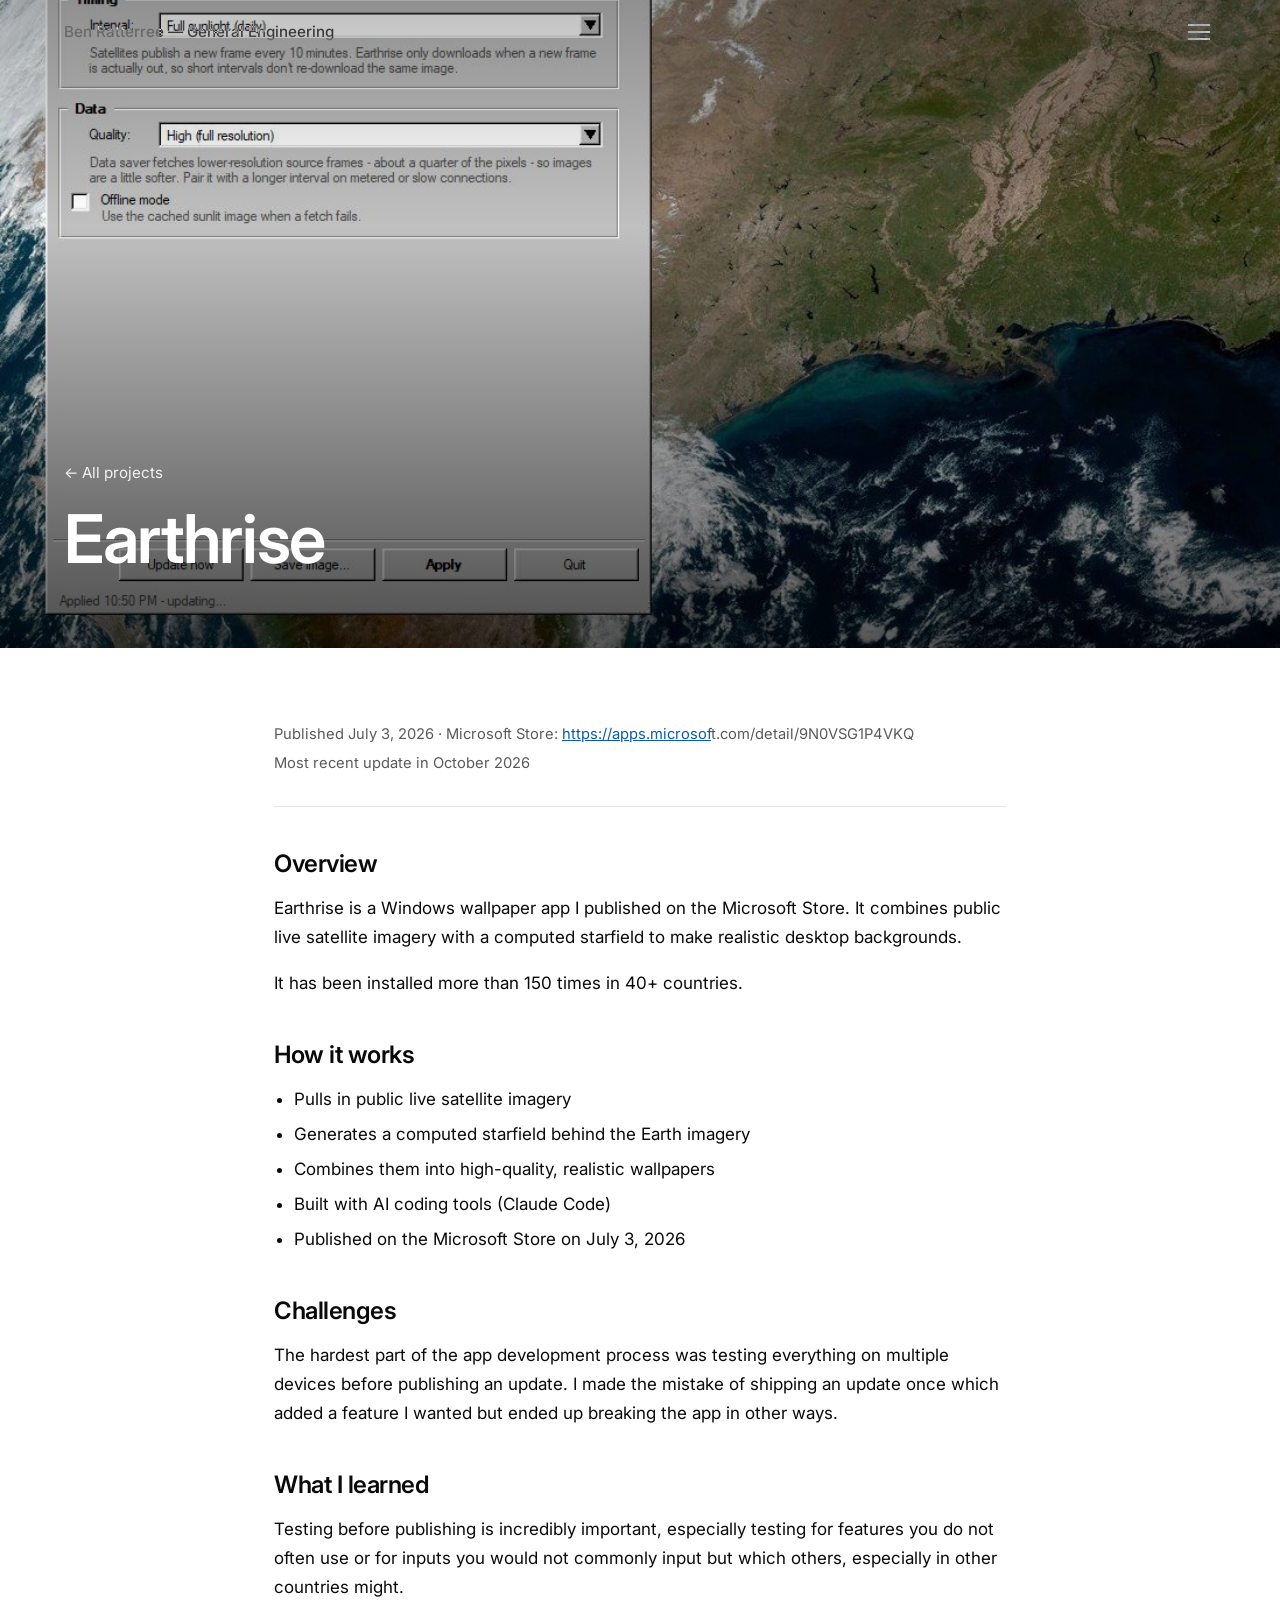
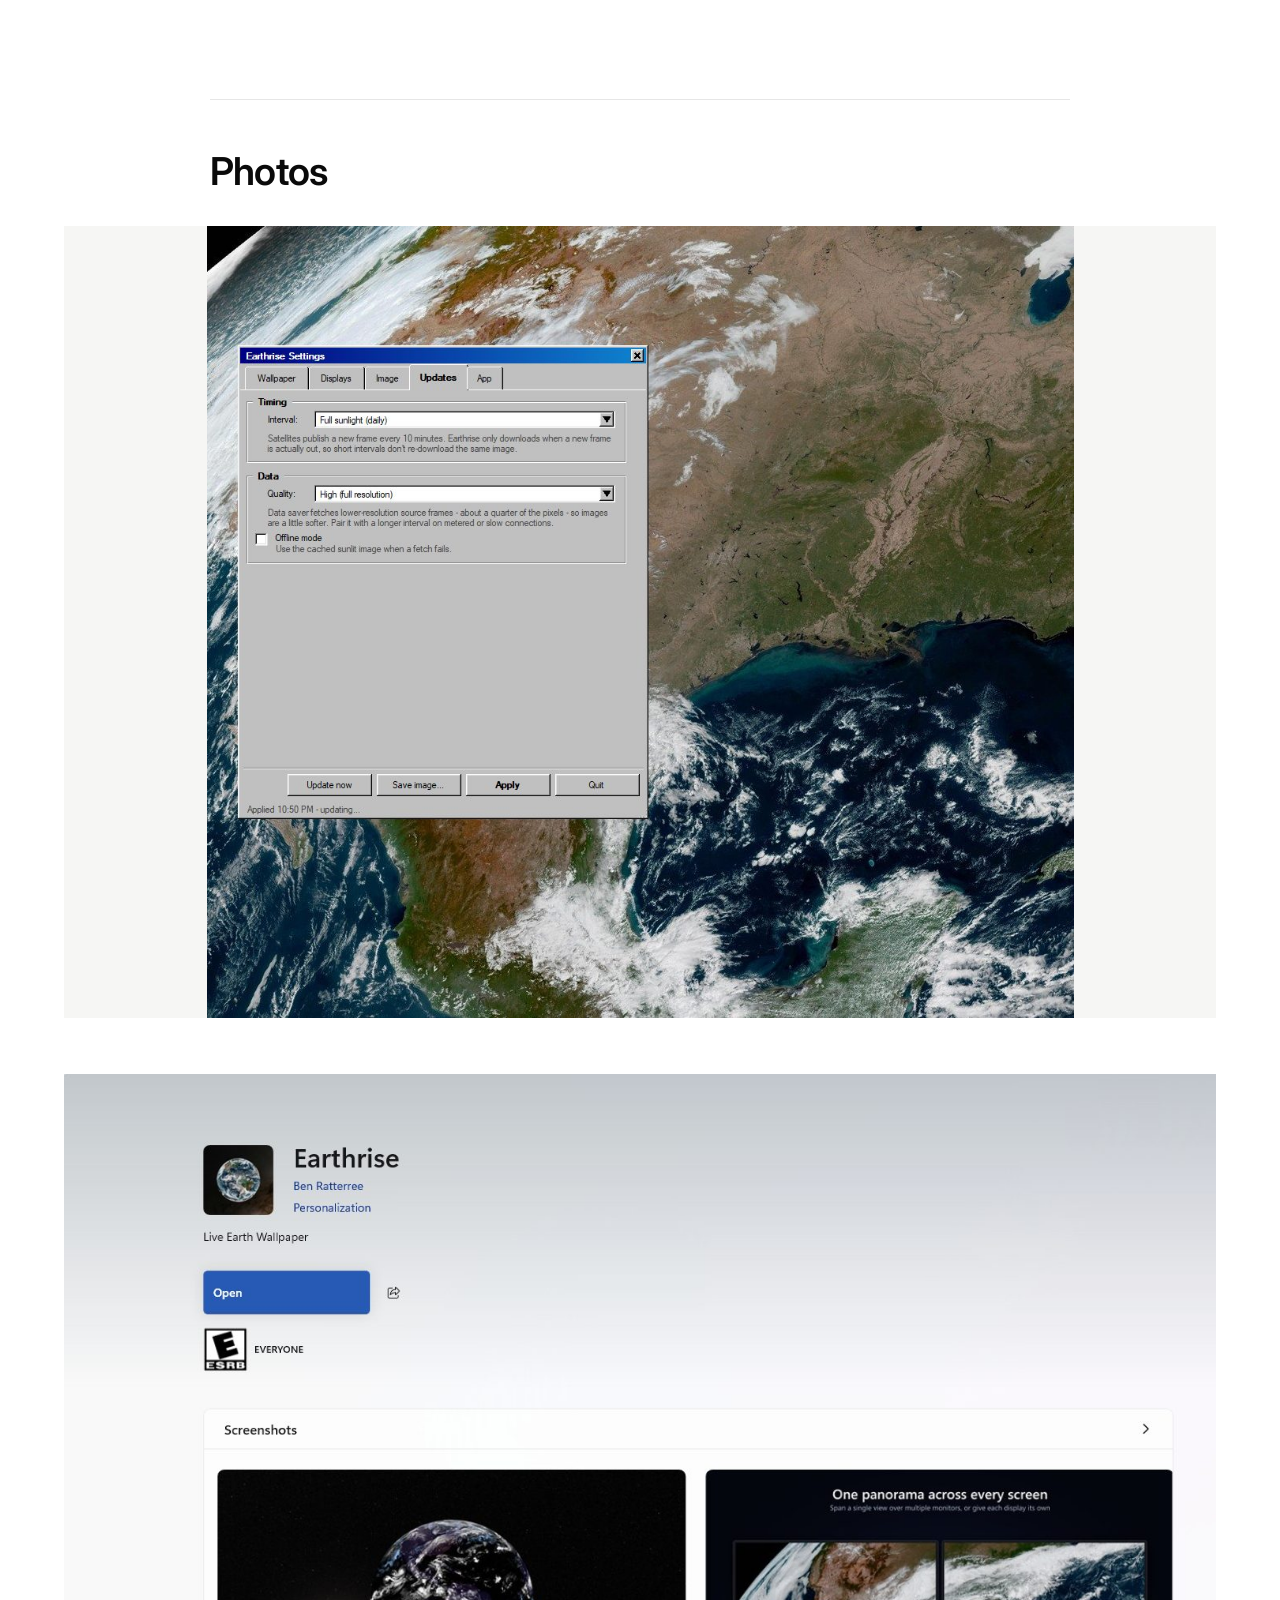
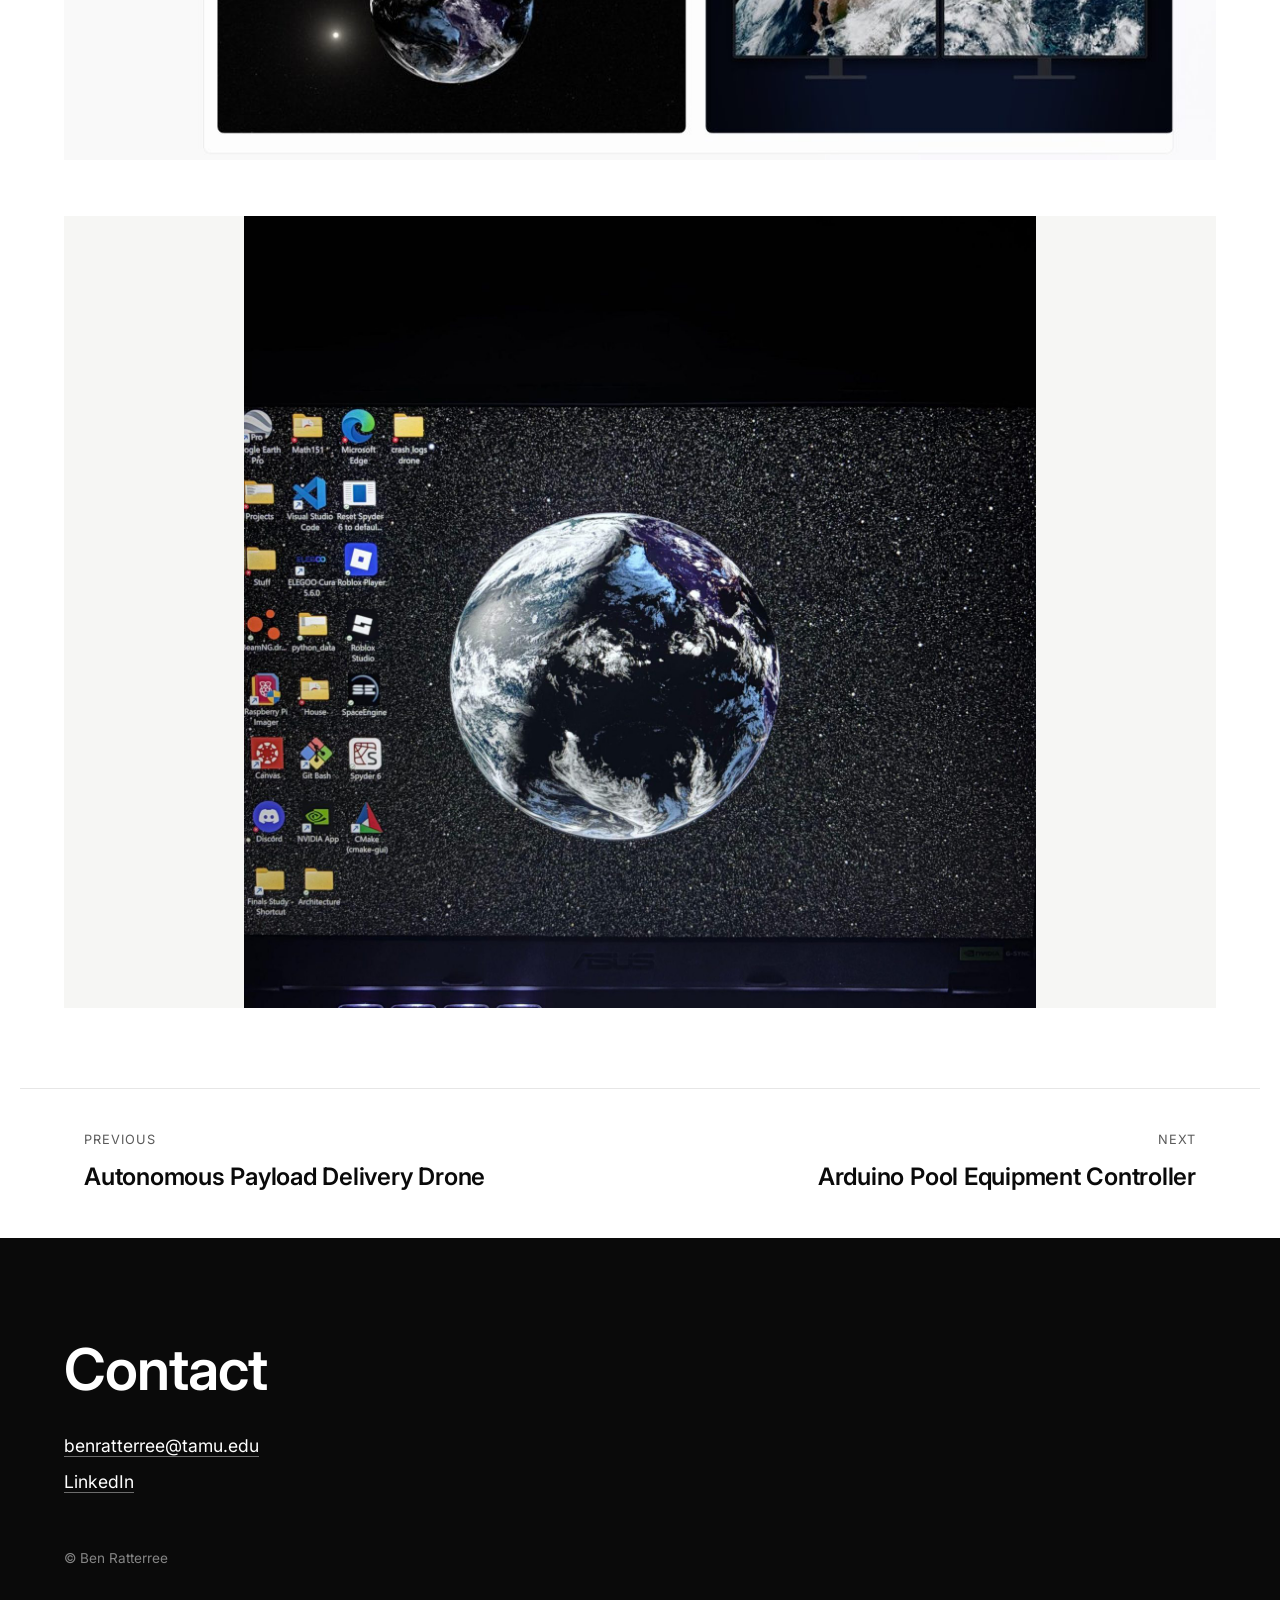
<file: projects/earthrise.html>
<!DOCTYPE html>
<html lang="en"><head><meta charset="utf-8"><meta name="viewport" content="width=device-width, initial-scale=1">
<title>Earthrise | Ben Ratterree</title><meta name="description" content="Earthrise is a Windows wallpaper app I published on the Microsoft Store. It combines public live satellite imagery with a computed starfield to make realistic desktop backgrounds."><link rel="preconnect" href="https://fonts.googleapis.com"><link rel="preconnect" href="https://fonts.gstatic.com" crossorigin><link href="https://fonts.googleapis.com/css2?family=Inter:wght@400;500;600;700&display=swap" rel="stylesheet">
<link rel="stylesheet" href="../assets/style.css"></head>
<body>
<header class="topbar"><a class="brand" href="../index.html">Ben Ratterree — General Engineering</a>
<button class="menu-btn" aria-label="Open menu" aria-expanded="false"><span></span><span></span><span></span></button></header>
<nav class="menu" aria-hidden="true"><button class="menu-close" aria-label="Close menu">&times;</button>
<a href="../index.html">Home</a><a href="../index.html#about">About</a><a href="../index.html#projects">Projects</a><a href="../index.html#contact">Contact</a></nav>
<main>
<section class="hero hero-sm" style="background-image:url('../media/earthrise/1.jpg')"><div class="hero-txt"><p class="crumb"><a href="../index.html#projects">← All projects</a></p><h1>Earthrise</h1></div></section>
<article class="content"><div class="metas"><p class="meta">Published July 3, 2026 · Microsoft Store: <a href="https://apps.microsof" target="_blank" rel="noopener">https://apps.microsof</a>t.com/detail/9N0VSG1P4VKQ</p><p class="meta">Most recent update in October 2026</p></div>
<section class="reveal"><h2>Overview</h2>
<p>Earthrise is a Windows wallpaper app I published on the Microsoft Store. It combines public live satellite imagery with a computed starfield to make realistic desktop backgrounds.</p>
<p>It has been installed more than 150 times in 40+ countries.</p></section>
<section class="reveal"><h2>How it works</h2>
<ul>
<li>Pulls in public live satellite imagery</li>
<li>Generates a computed starfield behind the Earth imagery</li>
<li>Combines them into high-quality, realistic wallpapers</li>
<li>Built with AI coding tools (Claude Code)</li>
<li>Published on the Microsoft Store on July 3, 2026</li>
</ul></section>
<section class="reveal"><h2>Challenges</h2>
<p>The hardest part of the app development process was testing everything on multiple devices before publishing an update. I made the mistake of shipping an update once which added a feature I wanted but ended up breaking the app in other ways.</p></section>
<section class="reveal"><h2>What I learned</h2>
<p>Testing before publishing is incredibly important, especially testing for features you do not often use or for inputs you would not commonly input but which others, especially in other countries might.</p></section>

</article>
<div class="gal-wrap"><h2 class="sec">Photos</h2><div id="gallery" class="gallery"><figure class="reveal"><button type="button" aria-label="Enlarge photo 1"><img src="../media/earthrise/1.jpg" width="1098" height="1003" alt="Earthrise photo 1" loading="lazy"></button></figure><figure class="reveal"><button type="button" aria-label="Enlarge photo 2"><img src="../media/earthrise/2.jpg" width="1381" height="822" alt="Earthrise photo 2" loading="lazy"></button></figure><figure class="reveal"><button type="button" aria-label="Enlarge photo 3"><img src="../media/earthrise/3.jpg" width="1600" height="1600" alt="Earthrise photo 3" loading="lazy"></button></figure></div></div>
<nav class="pager"><a href="drone.html"><small>Previous</small>Autonomous Payload Delivery Drone</a><a href="pool.html"><small>Next</small>Arduino Pool Equipment Controller</a></nav>
</main><footer id="contact"><div class="inner"><h2>Contact</h2>
<p><a href="mailto:benratterree@tamu.edu">benratterree@tamu.edu</a></p>
<p><a href="https://www.linkedin.com/in/ben-ratterree-34564028a/" target="_blank" rel="noopener">LinkedIn</a></p>
<p class="small">© Ben Ratterree</p></div></footer>
<script src="../assets/site.js"></script></body></html>
</file>
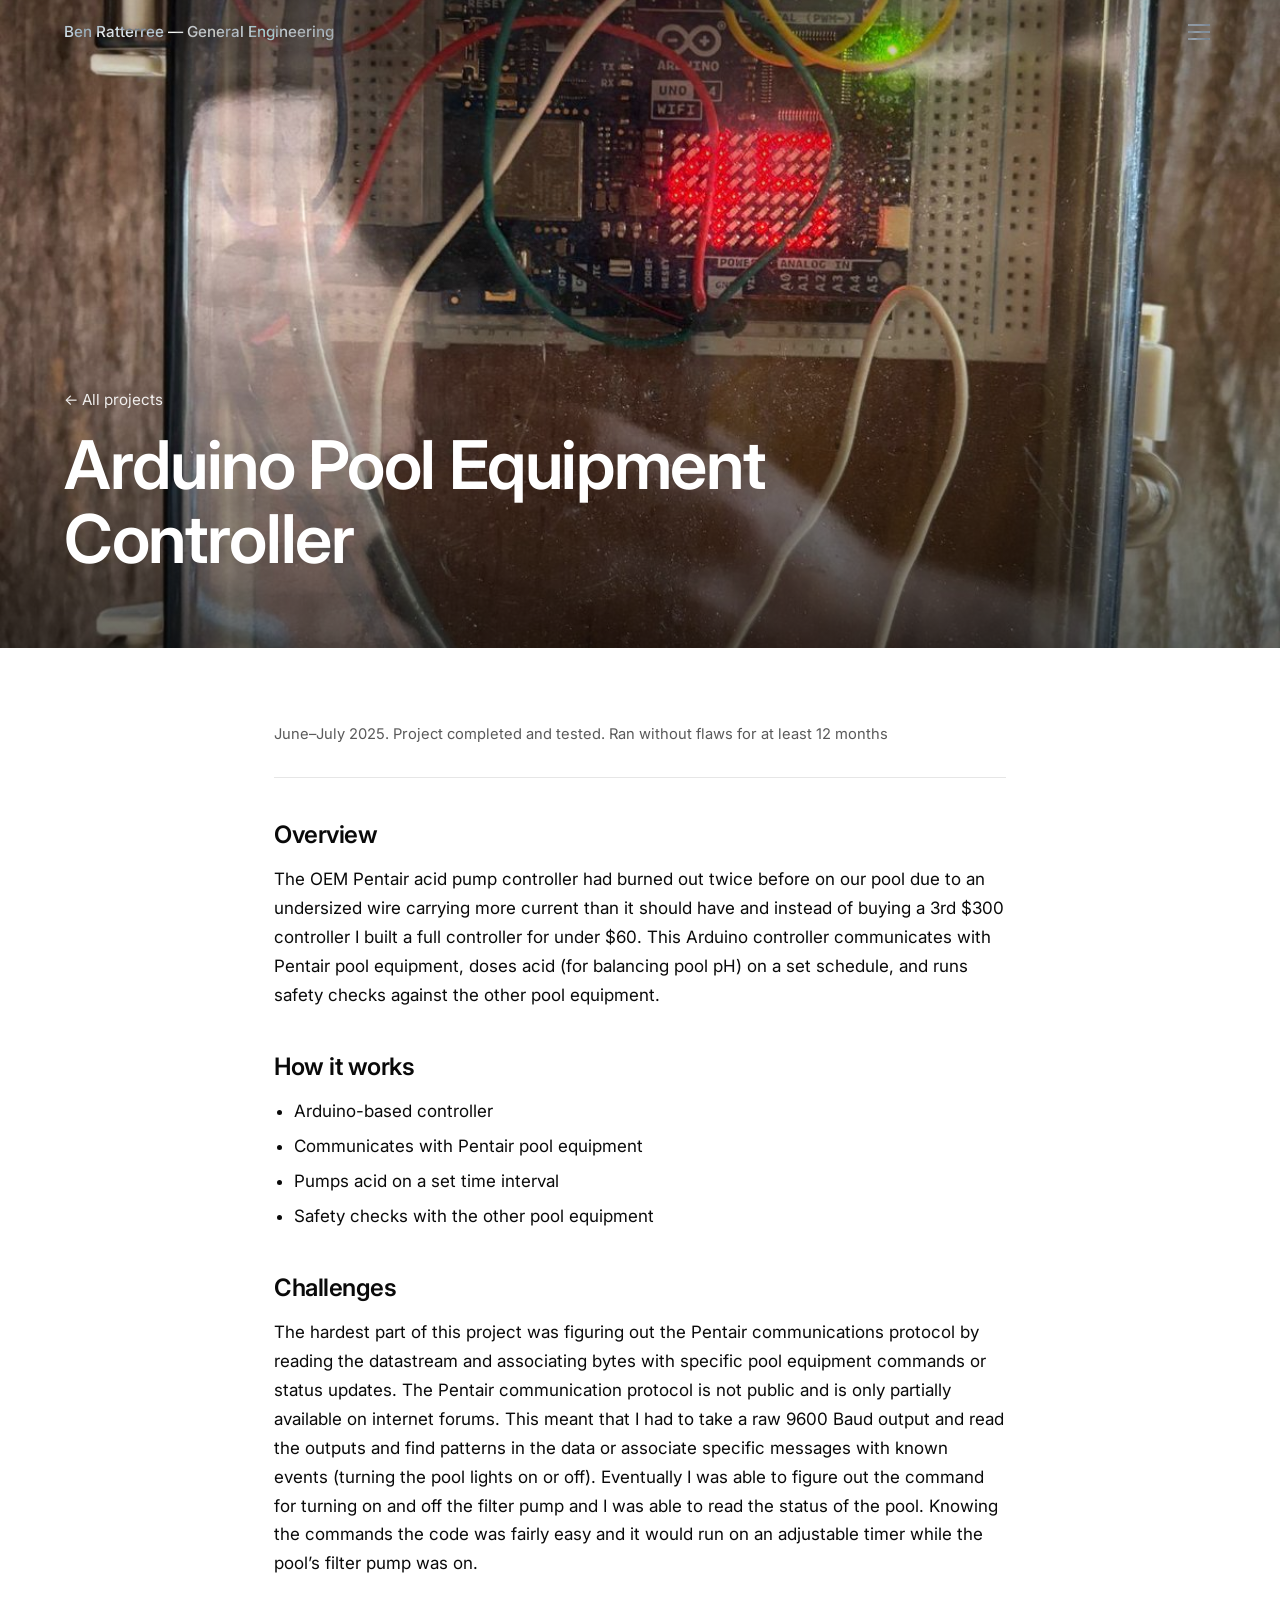
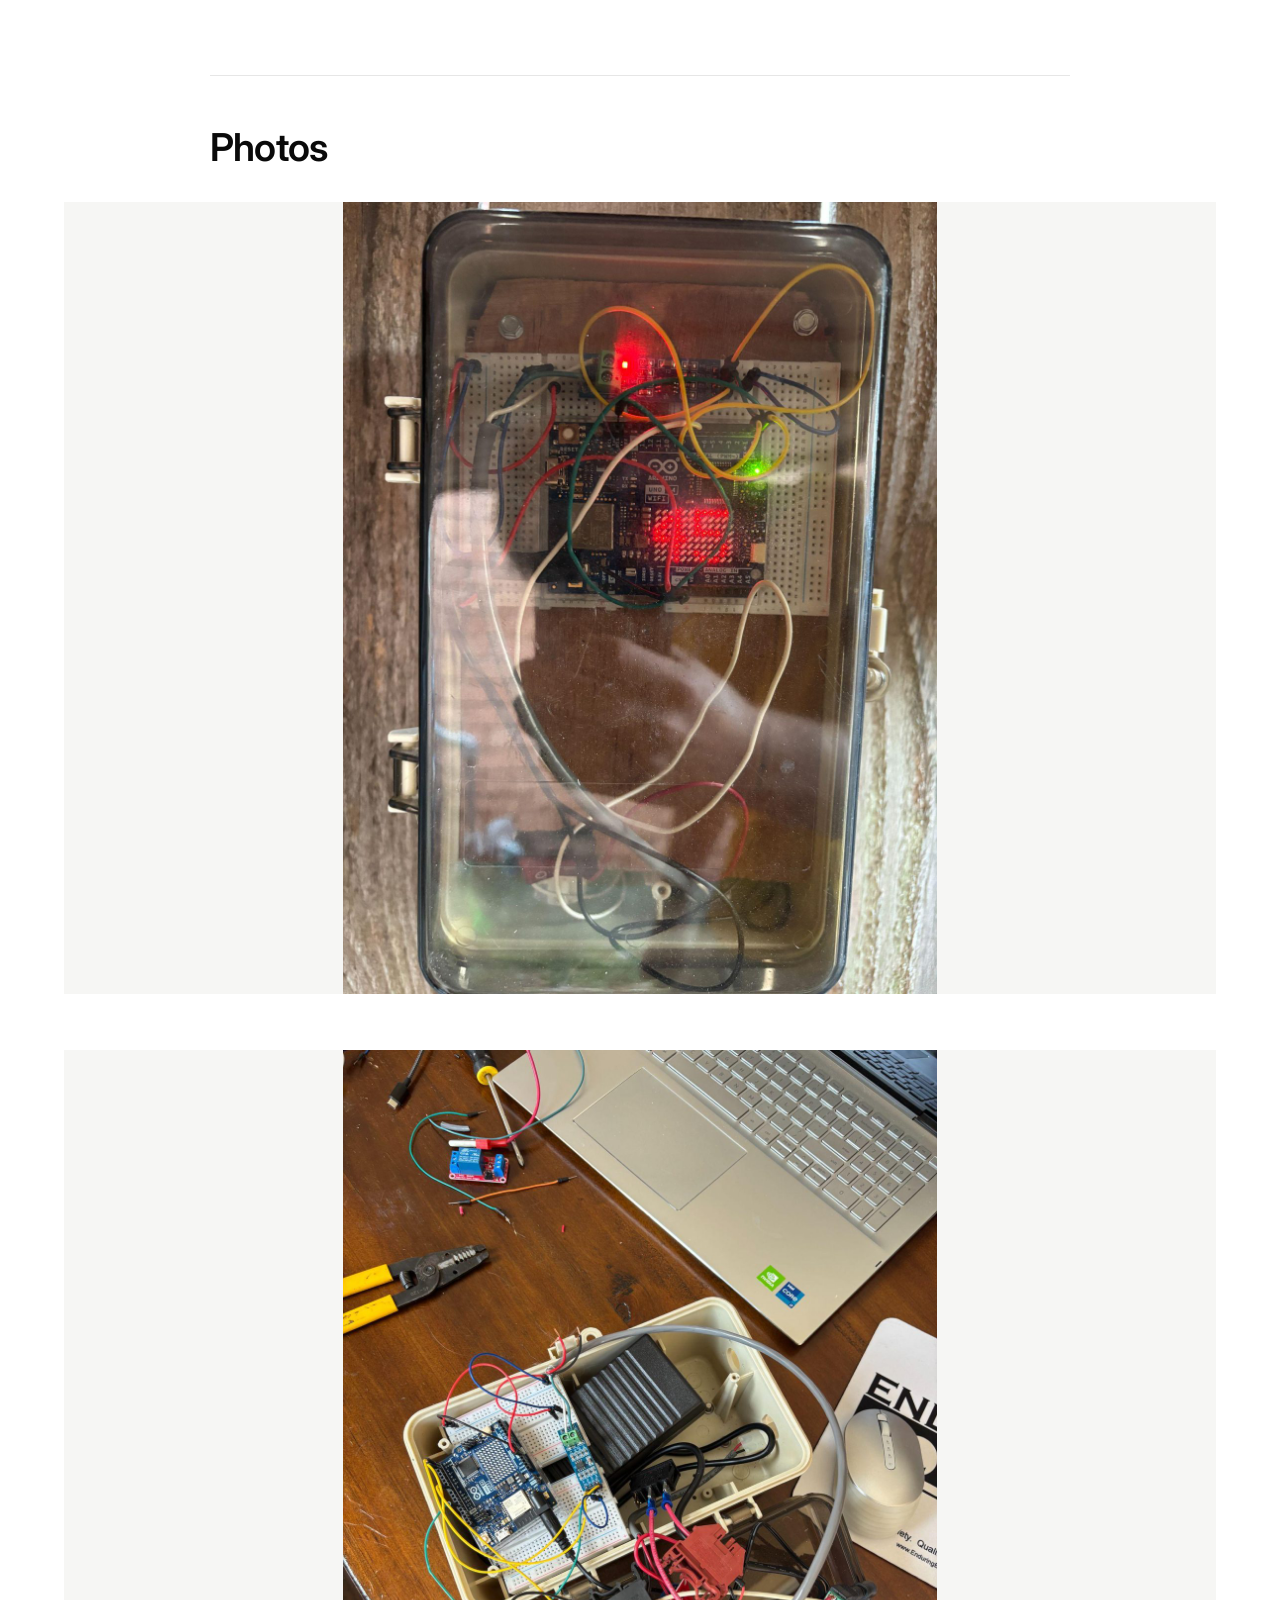
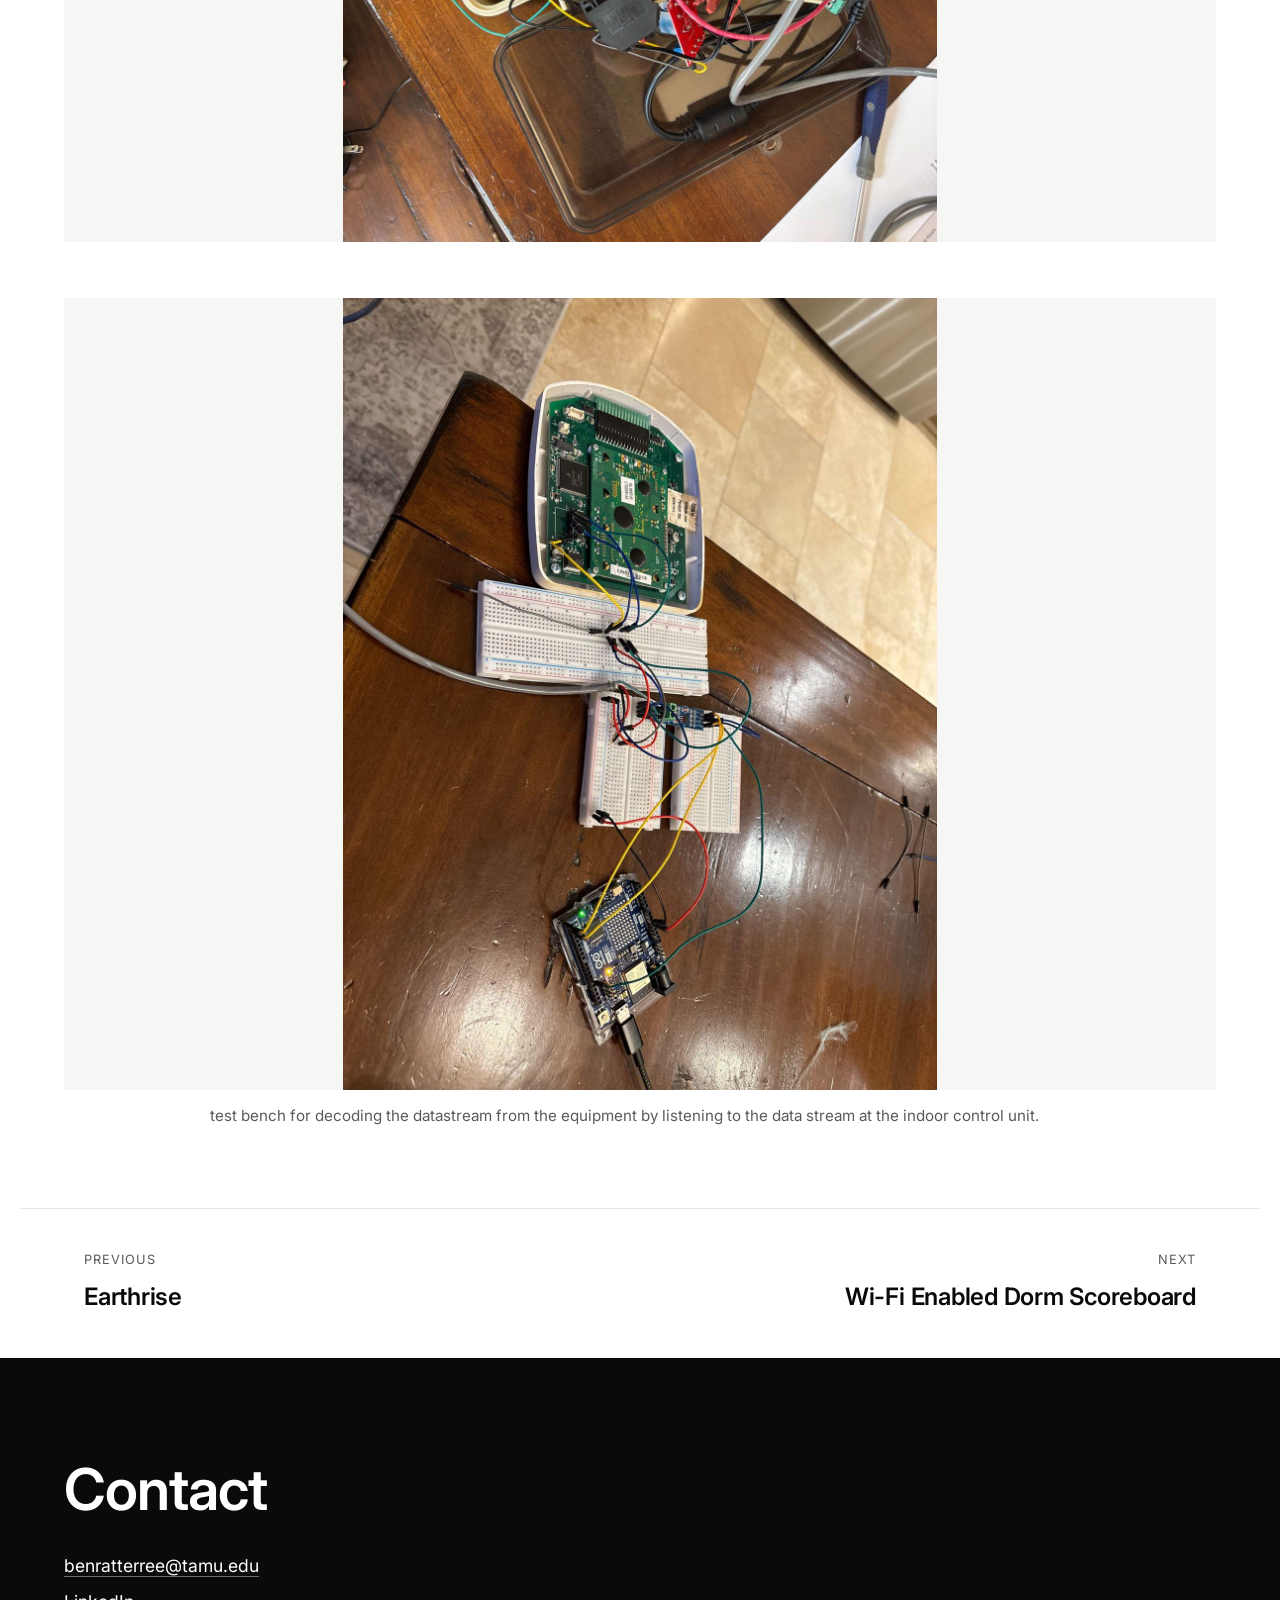
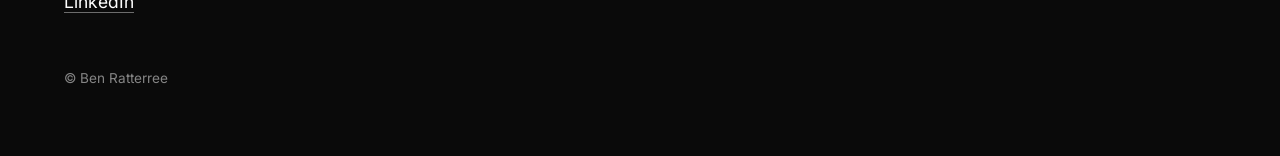
<file: projects/pool.html>
<!DOCTYPE html>
<html lang="en"><head><meta charset="utf-8"><meta name="viewport" content="width=device-width, initial-scale=1">
<title>Arduino Pool Equipment Controller | Ben Ratterree</title><meta name="description" content="The OEM Pentair acid pump controller had burned out twice before on our pool due to an undersized wire carrying more current than it should have and instead of buying a 3rd $300 controller I built a full controller for under $60."><link rel="preconnect" href="https://fonts.googleapis.com"><link rel="preconnect" href="https://fonts.gstatic.com" crossorigin><link href="https://fonts.googleapis.com/css2?family=Inter:wght@400;500;600;700&display=swap" rel="stylesheet">
<link rel="stylesheet" href="../assets/style.css"></head>
<body>
<header class="topbar"><a class="brand" href="../index.html">Ben Ratterree — General Engineering</a>
<button class="menu-btn" aria-label="Open menu" aria-expanded="false"><span></span><span></span><span></span></button></header>
<nav class="menu" aria-hidden="true"><button class="menu-close" aria-label="Close menu">&times;</button>
<a href="../index.html">Home</a><a href="../index.html#about">About</a><a href="../index.html#projects">Projects</a><a href="../index.html#contact">Contact</a></nav>
<main>
<section class="hero hero-sm" style="background-image:url('../media/pool/1.jpg')"><div class="hero-txt"><p class="crumb"><a href="../index.html#projects">← All projects</a></p><h1>Arduino Pool Equipment Controller</h1></div></section>
<article class="content"><div class="metas"><p class="meta">June–July 2025. Project completed and tested. Ran without flaws for at least 12 months</p></div>
<section class="reveal"><h2>Overview</h2>
<p>The OEM Pentair acid pump controller had burned out twice before on our pool due to an undersized wire carrying more current than it should have and instead of buying a 3rd $300 controller I built a full controller for under $60. This Arduino controller communicates with Pentair pool equipment, doses acid (for balancing pool pH) on a set schedule, and runs safety checks against the other pool equipment.</p></section>
<section class="reveal"><h2>How it works</h2>
<ul>
<li>Arduino-based controller</li>
<li>Communicates with Pentair pool equipment</li>
<li>Pumps acid on a set time interval</li>
<li>Safety checks with the other pool equipment</li>
</ul></section>
<section class="reveal"><h2>Challenges</h2>
<p>The hardest part of this project was figuring out the Pentair communications protocol by reading the datastream and associating bytes with specific pool equipment commands or status updates. The Pentair communication protocol is not public and is only partially available on internet forums. This meant that I had to take a raw 9600 Baud output and read the outputs and find patterns in the data or associate specific messages with known events (turning the pool lights on or off). Eventually I was able to figure out the command for turning on and off the filter pump and I was able to read the status of the pool. Knowing the commands the code was fairly easy and it would run on an adjustable timer while the pool’s filter pump was on.</p></section>

</article>
<div class="gal-wrap"><h2 class="sec">Photos</h2><div id="gallery" class="gallery"><figure class="reveal"><button type="button" aria-label="Enlarge photo 1"><img src="../media/pool/1.jpg" width="1200" height="1600" alt="Arduino Pool Equipment Controller photo 1" loading="lazy"></button></figure><figure class="reveal"><button type="button" aria-label="Enlarge photo 2"><img src="../media/pool/2.jpg" width="1200" height="1600" alt="Arduino Pool Equipment Controller photo 2" loading="lazy"></button></figure><figure class="reveal"><button type="button" aria-label="Enlarge photo 3"><img src="../media/pool/3.jpg" width="1200" height="1600" alt="test bench for decoding the datastream from the equipment by listening to the data stream at the indoor control unit." loading="lazy"></button><figcaption>test bench for decoding the datastream from the equipment by listening to the data stream at the indoor control unit.</figcaption></figure></div></div>
<nav class="pager"><a href="earthrise.html"><small>Previous</small>Earthrise</a><a href="scoreboard.html"><small>Next</small>Wi-Fi Enabled Dorm Scoreboard</a></nav>
</main><footer id="contact"><div class="inner"><h2>Contact</h2>
<p><a href="mailto:benratterree@tamu.edu">benratterree@tamu.edu</a></p>
<p><a href="https://www.linkedin.com/in/ben-ratterree-34564028a/" target="_blank" rel="noopener">LinkedIn</a></p>
<p class="small">© Ben Ratterree</p></div></footer>
<script src="../assets/site.js"></script></body></html>
</file>
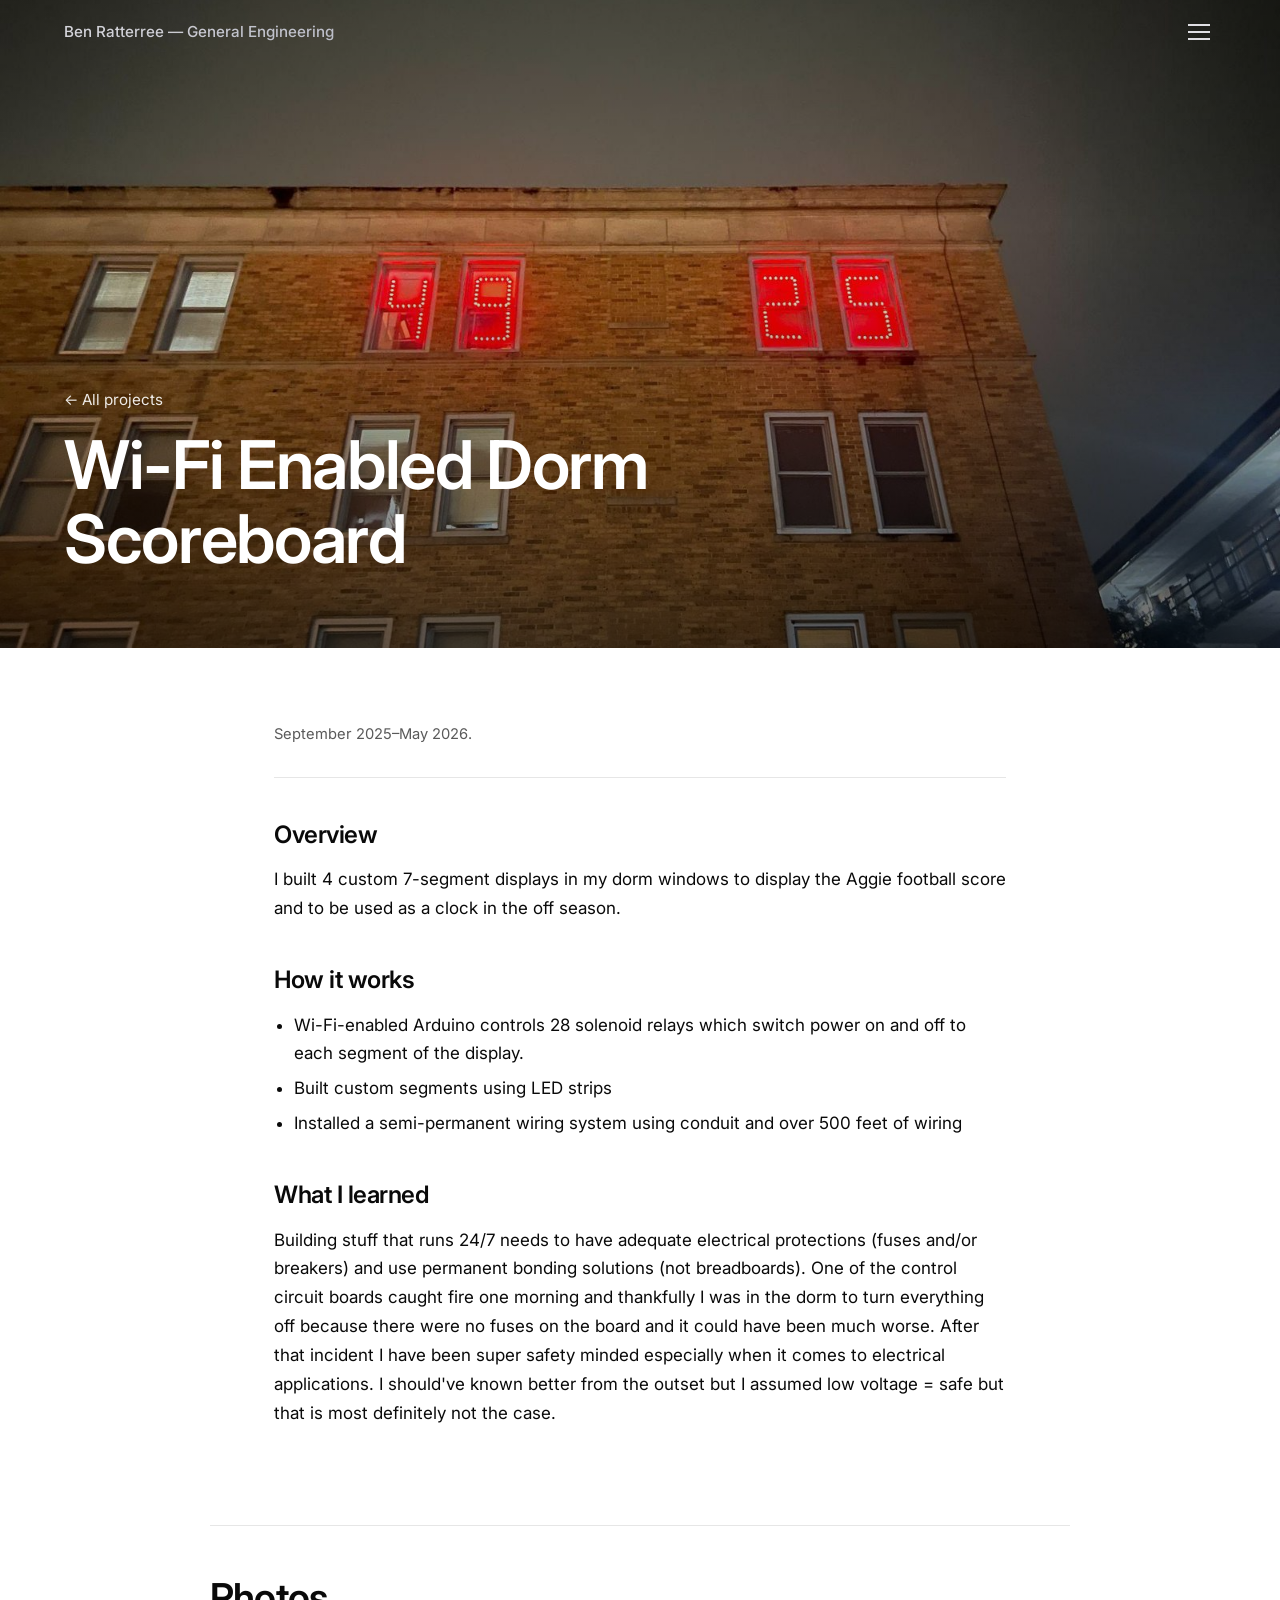
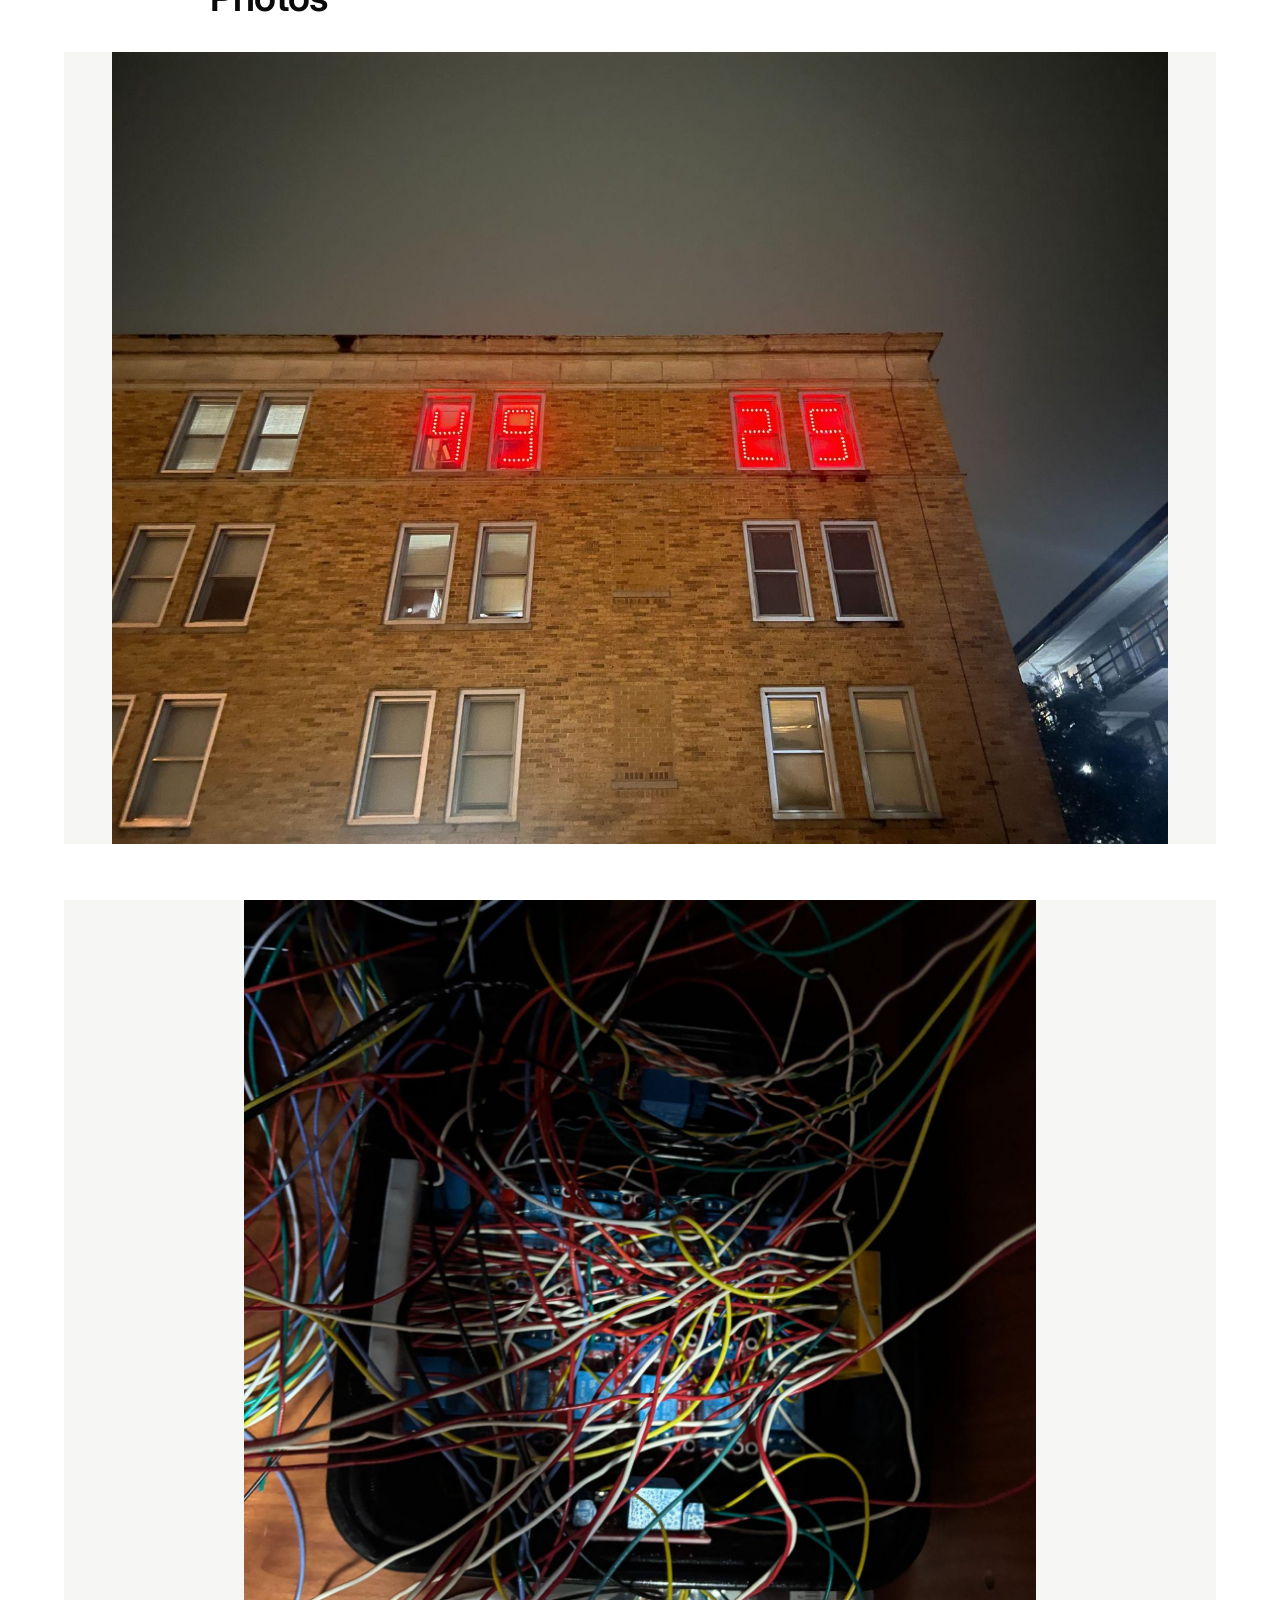
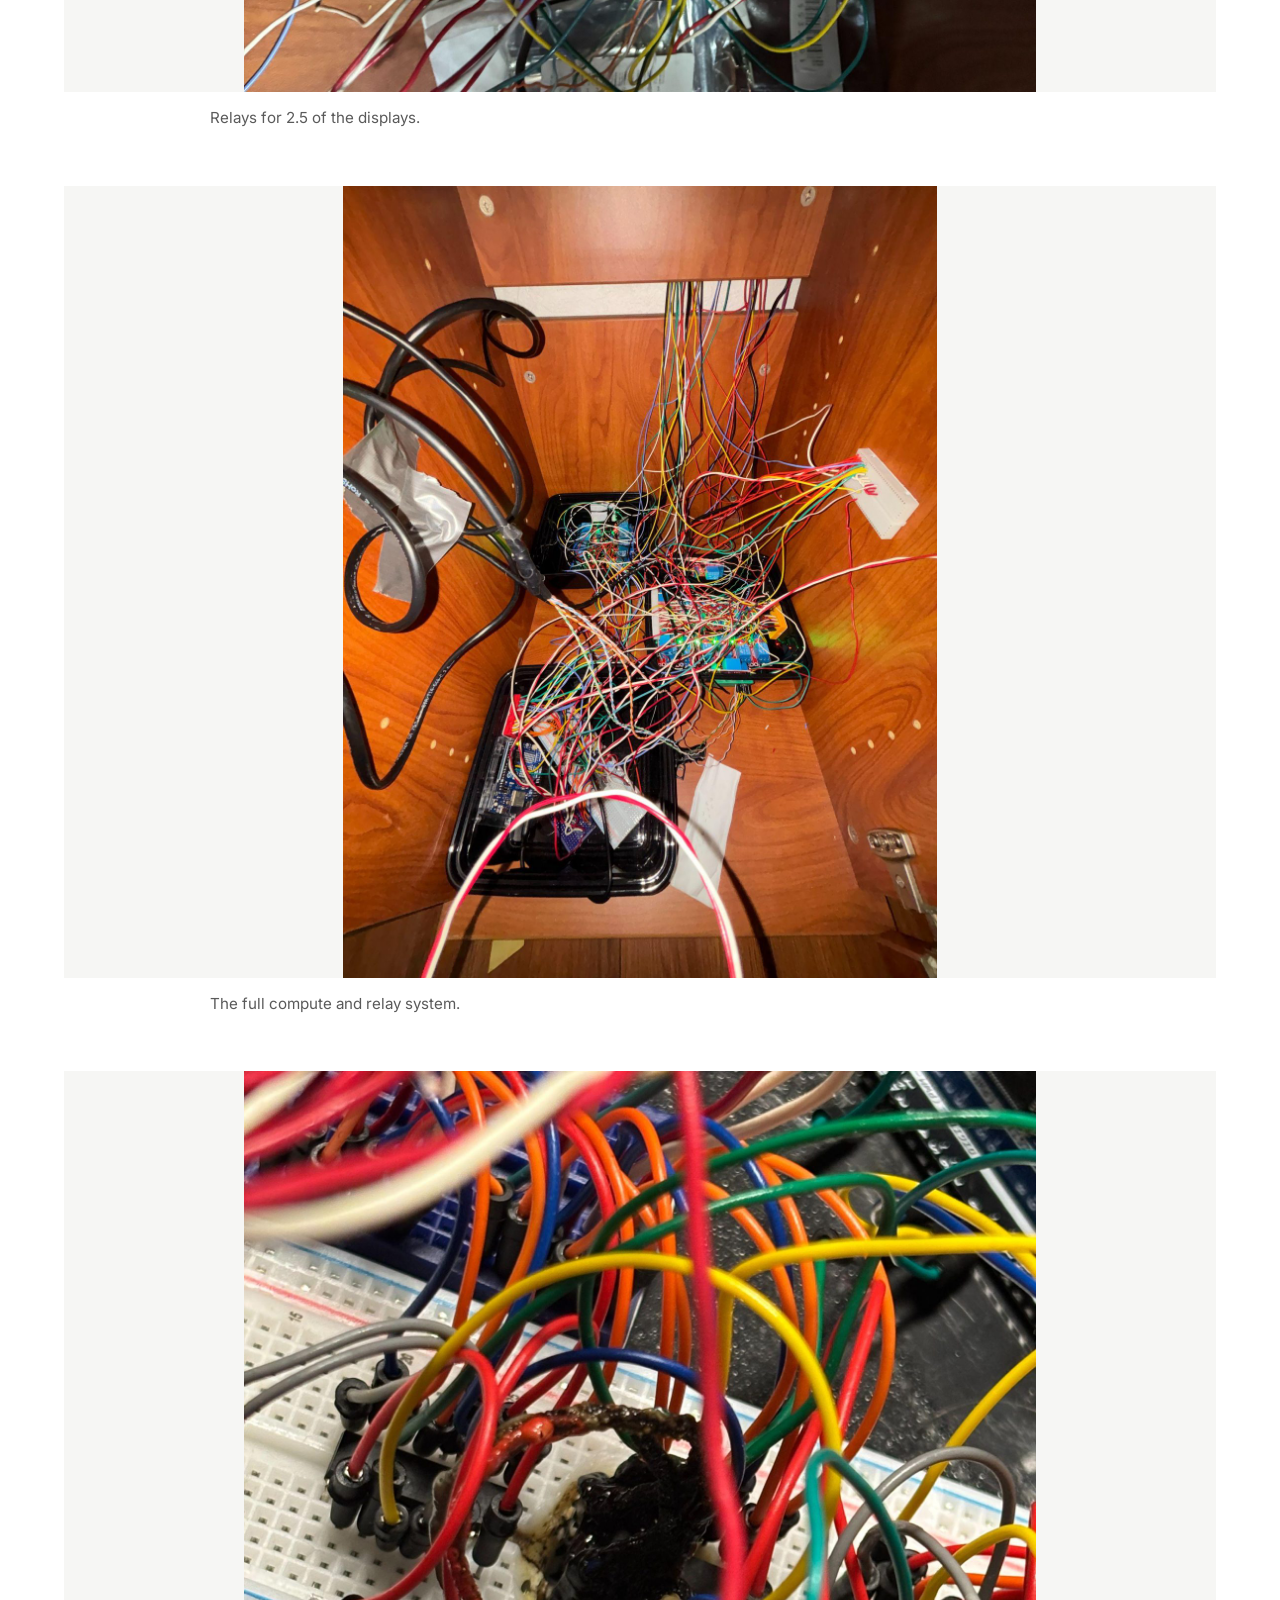
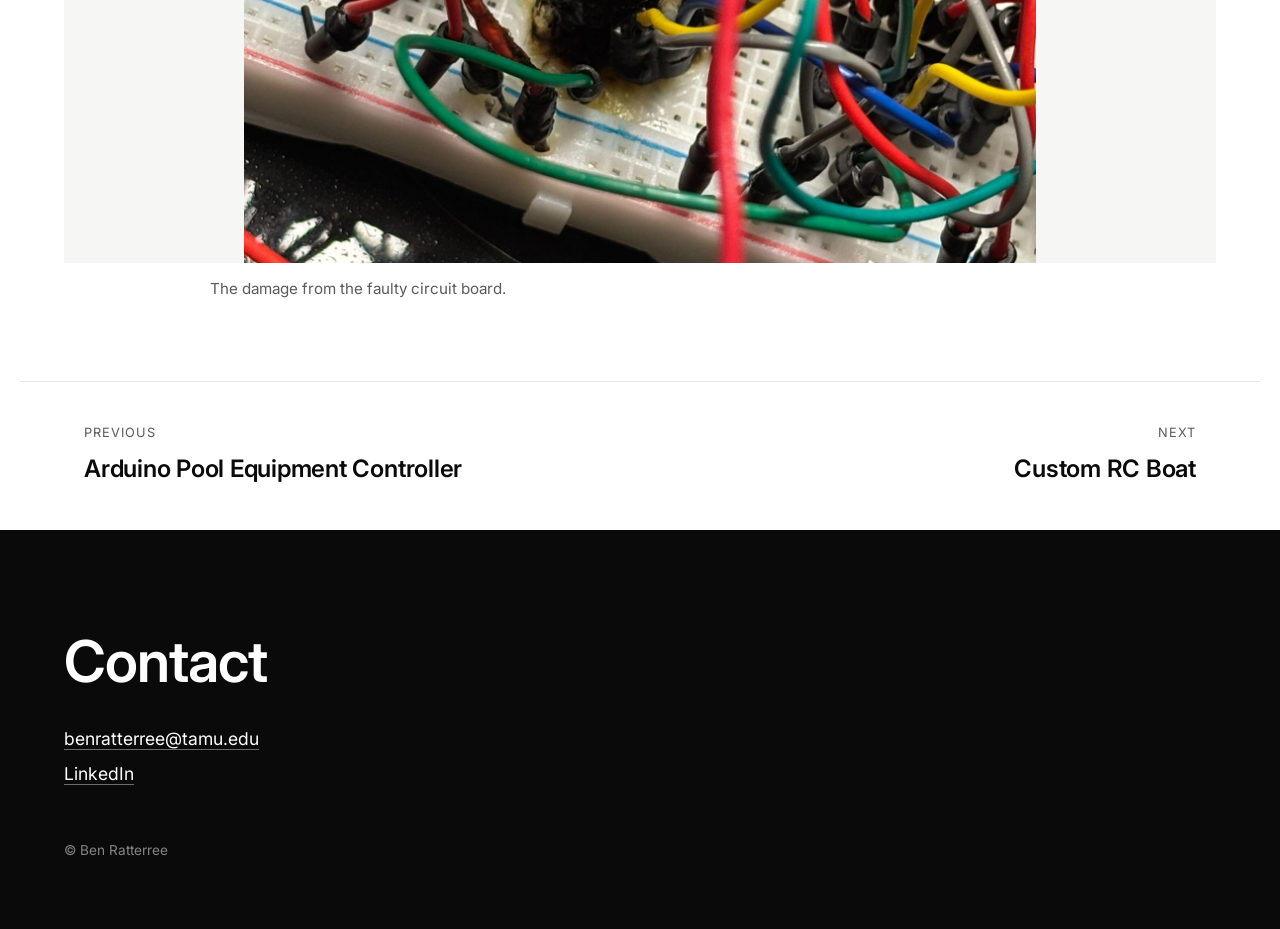
<file: projects/scoreboard.html>
<!DOCTYPE html>
<html lang="en"><head><meta charset="utf-8"><meta name="viewport" content="width=device-width, initial-scale=1">
<title>Wi-Fi Enabled Dorm Scoreboard | Ben Ratterree</title><meta name="description" content="I built 4 custom 7-segment displays in my dorm windows to display the Aggie football score and to be used as a clock in the off season."><link rel="preconnect" href="https://fonts.googleapis.com"><link rel="preconnect" href="https://fonts.gstatic.com" crossorigin><link href="https://fonts.googleapis.com/css2?family=Inter:wght@400;500;600;700&display=swap" rel="stylesheet">
<link rel="stylesheet" href="../assets/style.css"></head>
<body>
<header class="topbar"><a class="brand" href="../index.html">Ben Ratterree — General Engineering</a>
<button class="menu-btn" aria-label="Open menu" aria-expanded="false"><span></span><span></span><span></span></button></header>
<nav class="menu" aria-hidden="true"><button class="menu-close" aria-label="Close menu">&times;</button>
<a href="../index.html">Home</a><a href="../index.html#about">About</a><a href="../index.html#projects">Projects</a><a href="../index.html#contact">Contact</a></nav>
<main>
<section class="hero hero-sm" style="background-image:url('../media/scoreboard/1.jpg')"><div class="hero-txt"><p class="crumb"><a href="../index.html#projects">← All projects</a></p><h1>Wi-Fi Enabled Dorm Scoreboard</h1></div></section>
<article class="content"><div class="metas"><p class="meta">September 2025–May 2026.</p></div>
<section class="reveal"><h2>Overview</h2>
<p>I built 4 custom 7-segment displays in my dorm windows to display the Aggie football score and to be used as a clock in the off season.</p></section>
<section class="reveal"><h2>How it works</h2>
<ul>
<li>Wi-Fi-enabled Arduino controls 28 solenoid relays which switch power on and off to each segment of the display.</li>
<li>Built custom segments using LED strips</li>
<li>Installed a semi-permanent wiring system using conduit and over 500 feet of wiring</li>
</ul></section>
<section class="reveal"><h2>What I learned</h2>
<p>Building stuff that runs 24/7 needs to have adequate electrical protections (fuses and/or breakers) and use permanent bonding solutions (not breadboards). One of the control circuit boards caught fire one morning and thankfully I was in the dorm to turn everything off because there were no fuses on the board and it could have been much worse. After that incident I have been super safety minded especially when it comes to electrical applications. I should&#x27;ve known better from the outset but I assumed low voltage = safe but that is most definitely not the case.</p></section>

</article>
<div class="gal-wrap"><h2 class="sec">Photos</h2><div id="gallery" class="gallery"><figure class="reveal"><button type="button" aria-label="Enlarge photo 1"><img src="../media/scoreboard/1.jpg" width="1600" height="1200" alt="Wi-Fi Enabled Dorm Scoreboard photo 1" loading="lazy"></button></figure><figure class="reveal"><button type="button" aria-label="Enlarge photo 2"><img src="../media/scoreboard/2.jpg" width="1600" height="1600" alt="Relays for 2.5 of the displays." loading="lazy"></button><figcaption>Relays for 2.5 of the displays.</figcaption></figure><figure class="reveal"><button type="button" aria-label="Enlarge photo 3"><img src="../media/scoreboard/3.jpg" width="1200" height="1600" alt="The full compute and relay system." loading="lazy"></button><figcaption>The full compute and relay system.</figcaption></figure><figure class="reveal"><button type="button" aria-label="Enlarge photo 4"><img src="../media/scoreboard/4.jpg" width="1600" height="1600" alt="The damage from the faulty circuit board." loading="lazy"></button><figcaption>The damage from the faulty circuit board.</figcaption></figure></div></div>
<nav class="pager"><a href="pool.html"><small>Previous</small>Arduino Pool Equipment Controller</a><a href="boat.html"><small>Next</small>Custom RC Boat</a></nav>
</main><footer id="contact"><div class="inner"><h2>Contact</h2>
<p><a href="mailto:benratterree@tamu.edu">benratterree@tamu.edu</a></p>
<p><a href="https://www.linkedin.com/in/ben-ratterree-34564028a/" target="_blank" rel="noopener">LinkedIn</a></p>
<p class="small">© Ben Ratterree</p></div></footer>
<script src="../assets/site.js"></script></body></html>
</file>
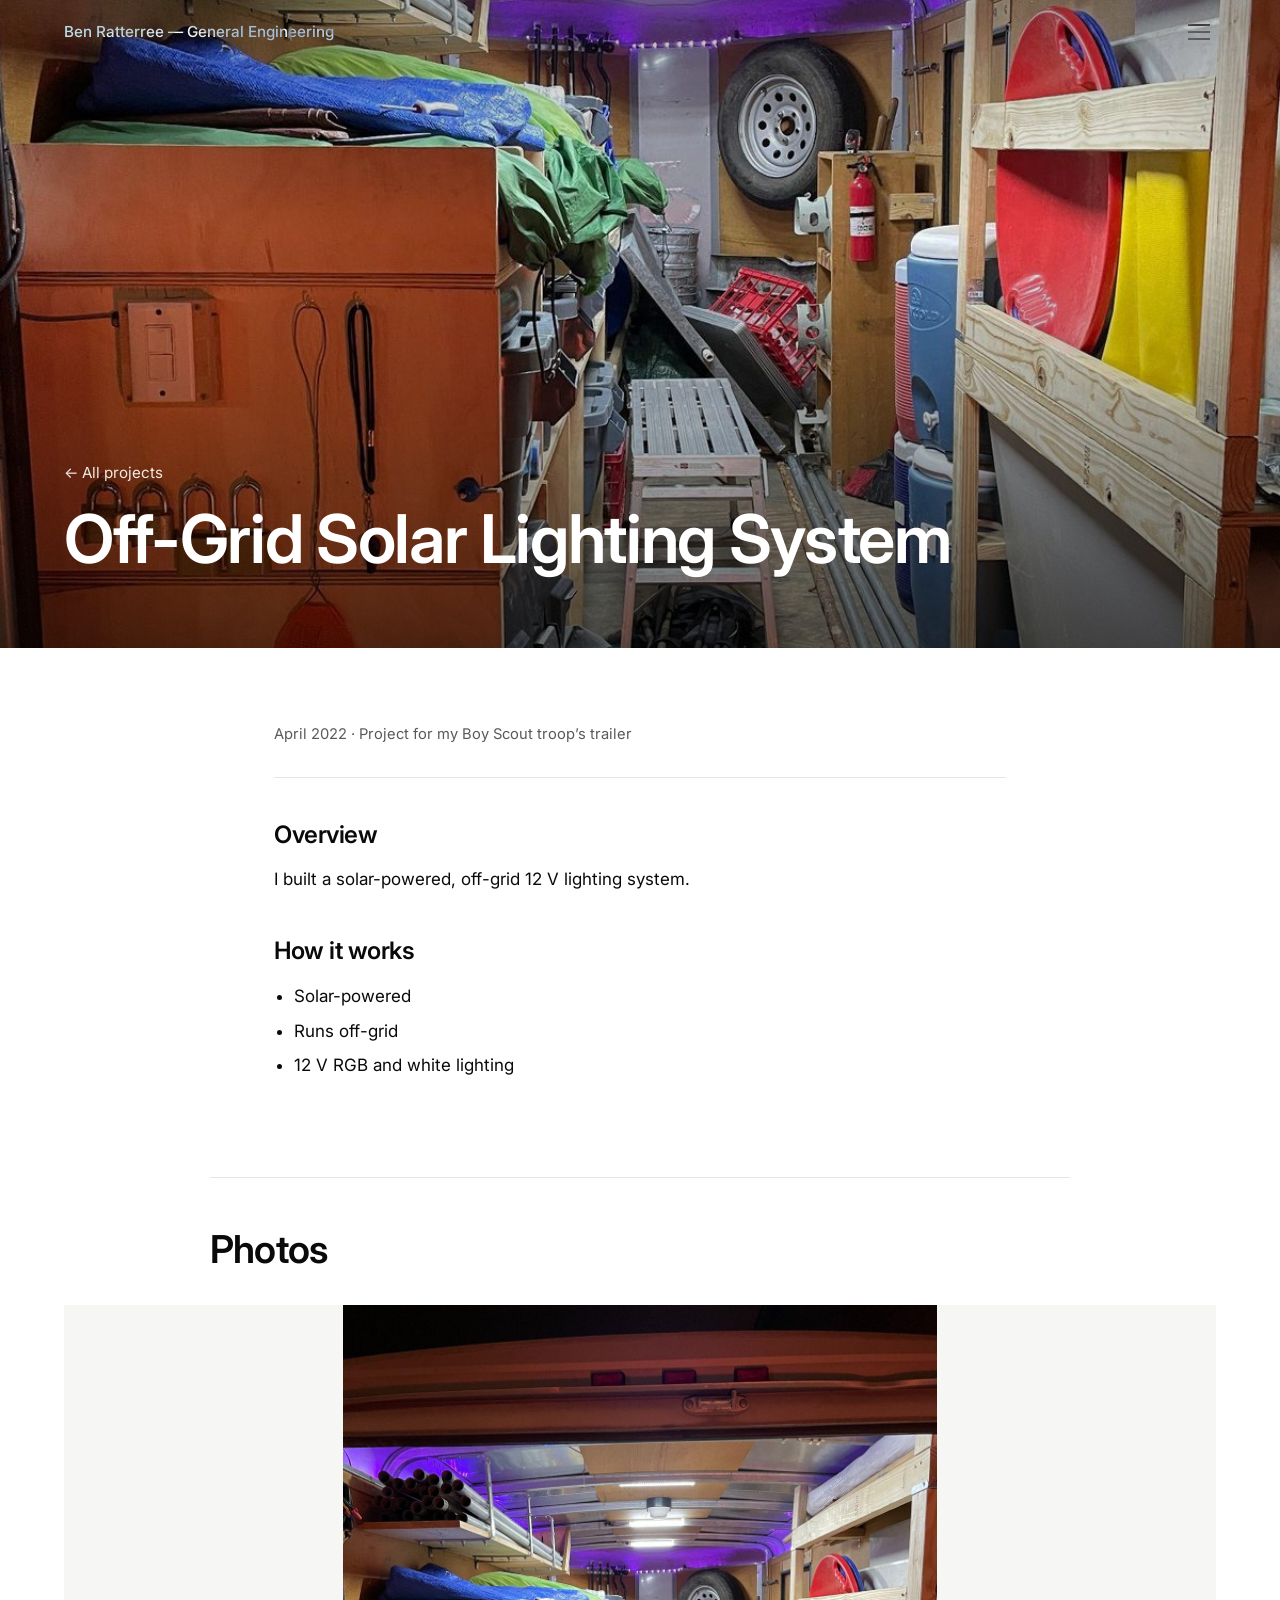
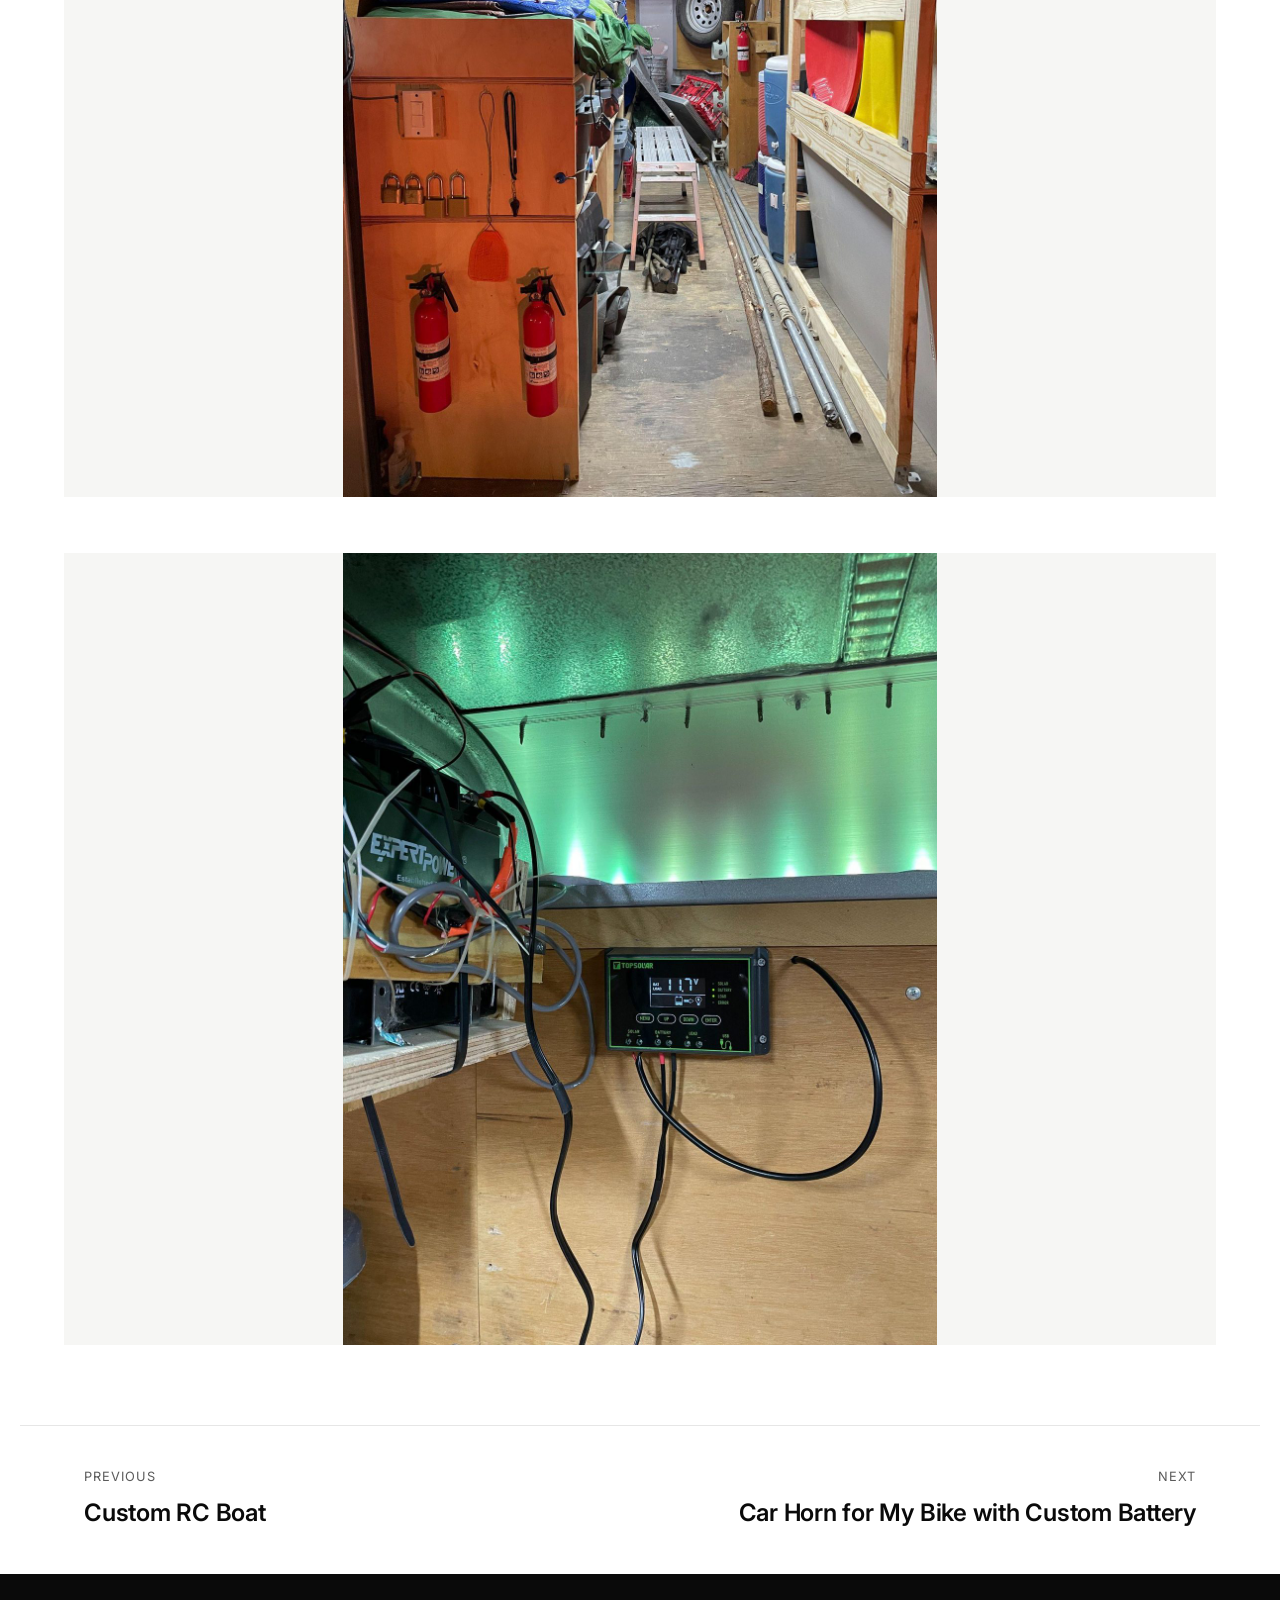
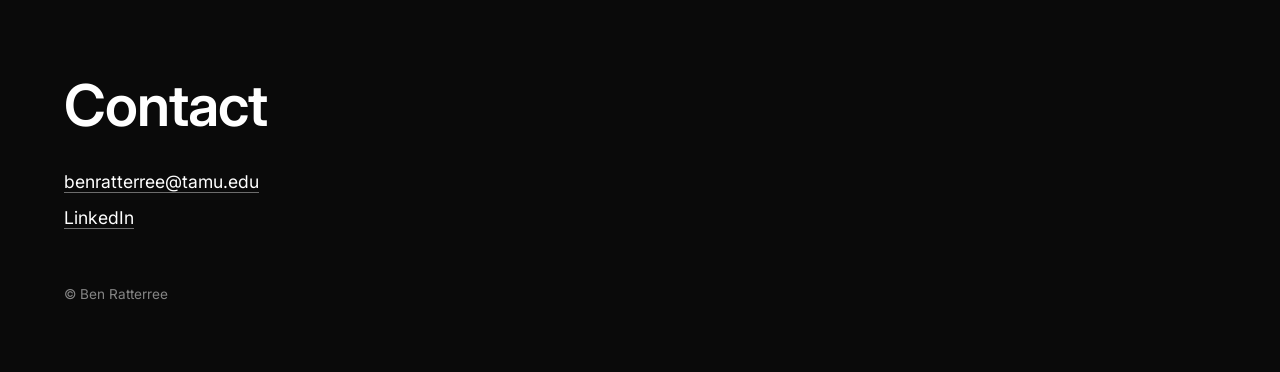
<file: projects/solar.html>
<!DOCTYPE html>
<html lang="en"><head><meta charset="utf-8"><meta name="viewport" content="width=device-width, initial-scale=1">
<title>Off-Grid Solar Lighting System | Ben Ratterree</title><meta name="description" content="I built a solar-powered, off-grid 12 V lighting system."><link rel="preconnect" href="https://fonts.googleapis.com"><link rel="preconnect" href="https://fonts.gstatic.com" crossorigin><link href="https://fonts.googleapis.com/css2?family=Inter:wght@400;500;600;700&display=swap" rel="stylesheet">
<link rel="stylesheet" href="../assets/style.css"></head>
<body>
<header class="topbar"><a class="brand" href="../index.html">Ben Ratterree — General Engineering</a>
<button class="menu-btn" aria-label="Open menu" aria-expanded="false"><span></span><span></span><span></span></button></header>
<nav class="menu" aria-hidden="true"><button class="menu-close" aria-label="Close menu">&times;</button>
<a href="../index.html">Home</a><a href="../index.html#about">About</a><a href="../index.html#projects">Projects</a><a href="../index.html#contact">Contact</a></nav>
<main>
<section class="hero hero-sm" style="background-image:url('../media/solar/1.jpg')"><div class="hero-txt"><p class="crumb"><a href="../index.html#projects">← All projects</a></p><h1>Off-Grid Solar Lighting System</h1></div></section>
<article class="content"><div class="metas"><p class="meta">April 2022 · Project for my Boy Scout troop’s trailer</p></div>
<section class="reveal"><h2>Overview</h2>
<p>I built a solar-powered, off-grid 12 V lighting system.</p></section>
<section class="reveal"><h2>How it works</h2>
<ul>
<li>Solar-powered</li>
<li>Runs off-grid</li>
<li>12 V RGB and white lighting</li>
</ul></section>

</article>
<div class="gal-wrap"><h2 class="sec">Photos</h2><div id="gallery" class="gallery"><figure class="reveal"><button type="button" aria-label="Enlarge photo 1"><img src="../media/solar/1.jpg" width="1200" height="1600" alt="Off-Grid Solar Lighting System photo 1" loading="lazy"></button></figure><figure class="reveal"><button type="button" aria-label="Enlarge photo 2"><img src="../media/solar/2.jpg" width="1200" height="1600" alt="Off-Grid Solar Lighting System photo 2" loading="lazy"></button></figure></div></div>
<nav class="pager"><a href="boat.html"><small>Previous</small>Custom RC Boat</a><a href="bike.html"><small>Next</small>Car Horn for My Bike with Custom Battery</a></nav>
</main><footer id="contact"><div class="inner"><h2>Contact</h2>
<p><a href="mailto:benratterree@tamu.edu">benratterree@tamu.edu</a></p>
<p><a href="https://www.linkedin.com/in/ben-ratterree-34564028a/" target="_blank" rel="noopener">LinkedIn</a></p>
<p class="small">© Ben Ratterree</p></div></footer>
<script src="../assets/site.js"></script></body></html>
</file>
<file: assets/style.css>
:root{--black:#0a0a0a;--white:#fff;--gray:#5a5a5a;--line:#e6e6e6;--soft:#f6f6f4;--accent:#0b5cad;--pad:5vw;--content:860px;--max:1240px;
--font:'Inter',system-ui,-apple-system,"Segoe UI",Roboto,sans-serif}
*{box-sizing:border-box}html{scroll-behavior:smooth}
body{margin:0;font:400 17px/1.7 var(--font);color:var(--black);background:var(--white);-webkit-font-smoothing:antialiased}
a{color:inherit}img{max-width:100%}
h1,h2,h3{font-weight:600;letter-spacing:-.02em;line-height:1.1;margin:0}
/* top bar */
.topbar{position:fixed;inset:0 0 auto;z-index:50;display:flex;justify-content:space-between;align-items:center;padding:18px var(--pad);color:#fff;mix-blend-mode:difference}
.brand{font-weight:500;font-size:.95rem;text-decoration:none;white-space:nowrap;overflow:hidden;text-overflow:ellipsis}
.menu-btn{background:none;border:0;cursor:pointer;padding:6px;display:grid;gap:5px}
.menu-btn span{display:block;width:22px;height:2px;background:#fff;transition:transform .25s}
.menu{position:fixed;inset:0;z-index:60;background:var(--black);display:flex;flex-direction:column;justify-content:center;padding:0 var(--pad);opacity:0;pointer-events:none;transition:opacity .3s}
.menu.open{opacity:1;pointer-events:auto}
.menu a{color:#fff;text-decoration:none;font-size:clamp(2.2rem,6vw,4.2rem);font-weight:600;letter-spacing:-.03em;line-height:1.25;transform:translateY(12px);transition:transform .4s,opacity .2s}
.menu.open a{transform:none}.menu a:hover{opacity:.55}
.menu-close{position:absolute;top:14px;right:var(--pad);background:none;border:0;color:#fff;font-size:2.2rem;cursor:pointer}
/* hero */
.hero{position:relative;height:100vh;min-height:560px;background:#111 center/cover no-repeat;display:flex;align-items:flex-end;padding:0 var(--pad) 8vh;color:#fff}
.hero::before{content:"";position:absolute;inset:0;background:linear-gradient(180deg,rgba(0,0,0,.25) 0%,rgba(0,0,0,0) 35%,rgba(0,0,0,.6) 100%)}
.hero-txt{position:relative;max-width:900px;animation:fade 1.1s ease both}
.hero h1{font-size:clamp(2.6rem,7vw,5.4rem)}
.hero p{font-size:clamp(1rem,1.6vw,1.2rem);opacity:.9;margin:16px 0 0;max-width:520px}
.hero-sm{height:72vh;min-height:420px}.hero-sm h1{font-size:clamp(2.2rem,5.5vw,4.2rem)}
.crumb{margin:0 0 14px!important}.crumb a{text-decoration:none;font-size:.95rem}.crumb a:hover{text-decoration:underline}
@keyframes fade{from{opacity:0;transform:translateY(20px)}to{opacity:1;transform:none}}
/* about */
.about{max-width:var(--max);margin:0 auto;padding:120px var(--pad);display:grid;grid-template-columns:1.2fr .8fr;gap:8vw;align-items:center}
.about h2{font-size:clamp(2rem,4vw,2.8rem);margin-bottom:28px}
.about p{color:#222;max-width:520px}
.headshot{width:100%;aspect-ratio:4/5;object-fit:cover;object-position:center 30%}
.chips{list-style:none;padding:0;margin:28px 0 0;display:flex;flex-wrap:wrap;gap:8px}
.chips li{font-size:.85rem;padding:6px 14px;border:1px solid var(--line);border-radius:99px;background:var(--soft)}
/* projects */
.sec{font-size:clamp(1.8rem,3.4vw,2.4rem);margin-bottom:40px}
.projects{max-width:var(--max);margin:0 auto;padding:40px var(--pad) 80px;border-top:1px solid var(--line)}
.projects .sec{margin-top:60px}
.prow{display:grid;grid-template-columns:1.15fr 1fr;gap:5vw;align-items:center;padding:48px 0;border-top:1px solid var(--line);text-decoration:none;color:inherit}
.prow:nth-of-type(even) .pimg{order:2}
.pimg{overflow:hidden;aspect-ratio:3/2;background:var(--soft)}
.pimg img{width:100%;height:100%;object-fit:cover;display:block;transition:transform .8s cubic-bezier(.2,.7,.2,1)}
.prow:hover .pimg img{transform:scale(1.04)}
.noimg{height:100%;display:grid;place-items:center;color:#999}
.num{font-size:.8rem;color:var(--gray);letter-spacing:.1em}
.ptxt h3{font-size:clamp(1.5rem,2.6vw,2rem);margin:8px 0 6px}
.ptxt p{color:#333;margin:10px 0}.meta{color:var(--gray)!important;font-size:.92rem;margin:4px 0;overflow-wrap:anywhere}
.more{display:inline-block;margin-top:10px;font-weight:500;border-bottom:1px solid currentColor;padding-bottom:2px}
.more span{display:inline-block;transition:transform .25s}.prow:hover .more span{transform:translateX(6px)}
.also{max-width:var(--content);margin:0 auto;padding:40px var(--pad) 120px}
.rules{list-style:none;padding:0;margin:0}.rules li{padding:14px 0;border-top:1px solid var(--line)}.rules li:last-child{border-bottom:1px solid var(--line)}
/* project page */
.content{max-width:var(--content);margin:0 auto;padding:70px var(--pad) 20px}
.metas{padding-bottom:26px;border-bottom:1px solid var(--line);margin-bottom:10px}
.metas a{color:var(--accent)}
.content h2{font-size:1.5rem;margin:44px 0 14px}
.content ul{padding-left:1.2em}.content li{margin:6px 0}
.content blockquote{border-left:3px solid var(--black);margin:20px 0;padding-left:20px}
.gal-wrap{max-width:1400px;margin:0 auto;padding:60px var(--pad) 40px}
.gal-wrap .sec{max-width:var(--content);margin:0 auto 34px;padding:0;border-top:1px solid var(--line);padding-top:50px}
.gallery{display:flex;flex-direction:column;gap:56px}
.gallery figure{margin:0}
.gallery button{all:unset;cursor:zoom-in;display:block;width:100%;background:var(--soft)}
.gallery img{display:block;width:100%;height:auto;max-height:88vh;object-fit:contain;margin:0 auto}
.gallery figcaption{max-width:var(--content);margin:14px auto 0;color:var(--gray);font-size:.95rem;line-height:1.55}
.gallery-empty{max-width:var(--content);margin:0 auto;padding:40px;text-align:center;color:#999;border:1px dashed #ccc}
.pager{max-width:var(--max);margin:40px auto 0;padding:0 var(--pad);display:grid;grid-template-columns:1fr 1fr;border-top:1px solid var(--line)}
.pager a{padding:40px 0;text-decoration:none;font-size:clamp(1.1rem,2vw,1.5rem);font-weight:600;letter-spacing:-.01em}
.pager a:last-child{text-align:right}.pager small{display:block;font-size:.8rem;font-weight:400;color:var(--gray);letter-spacing:.08em;text-transform:uppercase;margin-bottom:6px}
.pager a:hover{opacity:.6}
/* footer */
footer{background:var(--black);color:#fff;padding:100px var(--pad) 60px}
footer .inner{max-width:var(--max);margin:0 auto}
footer h2{font-size:clamp(2rem,5vw,3.6rem);margin-bottom:30px}
footer p{margin:6px 0;font-size:1.1rem}footer a{text-decoration:none;border-bottom:1px solid rgba(255,255,255,.4)}footer a:hover{border-color:#fff}
footer .small{margin-top:50px;font-size:.85rem;opacity:.5}
/* reveal on scroll */
.js .reveal{opacity:0;transform:translateY(24px);transition:opacity .8s ease,transform .8s ease}
.js .reveal.in{opacity:1;transform:none}
@media (prefers-reduced-motion:reduce){*{animation:none!important;transition:none!important}.js .reveal{opacity:1;transform:none}}
/* lightbox */
.lb{position:fixed;inset:0;background:rgba(0,0,0,.95);display:none;flex-direction:column;align-items:center;justify-content:center;z-index:100}
.lb.open{display:flex}.lb img{max-width:94vw;max-height:84vh}
.lb .cap{color:#ddd;max-width:800px;text-align:center;padding:12px 16px;font-size:.95rem}
.lb button{position:absolute;background:none;color:#fff;border:0;font-size:2.4rem;width:52px;height:52px;cursor:pointer;opacity:.8}
.lb button:hover{opacity:1}.lb .close{top:12px;right:16px}.lb .prev{left:10px;top:50%}.lb .next{right:10px;top:50%}
.lb .count{position:absolute;top:24px;left:24px;color:#aaa;font-size:.9rem}
@media(max-width:760px){body{font-size:16px}.about{grid-template-columns:1fr;padding:80px var(--pad);gap:40px}.headshot{max-width:420px}
.prow{grid-template-columns:1fr;gap:20px;padding:36px 0}.prow:nth-of-type(even) .pimg{order:0}
.gallery{gap:32px}.gal-wrap{padding-left:0;padding-right:0}.gal-wrap .sec,.gallery figcaption{padding-left:var(--pad);padding-right:var(--pad)}
.hero{height:88vh}.hero-sm{height:60vh}.brand{max-width:75vw}}
</file>
